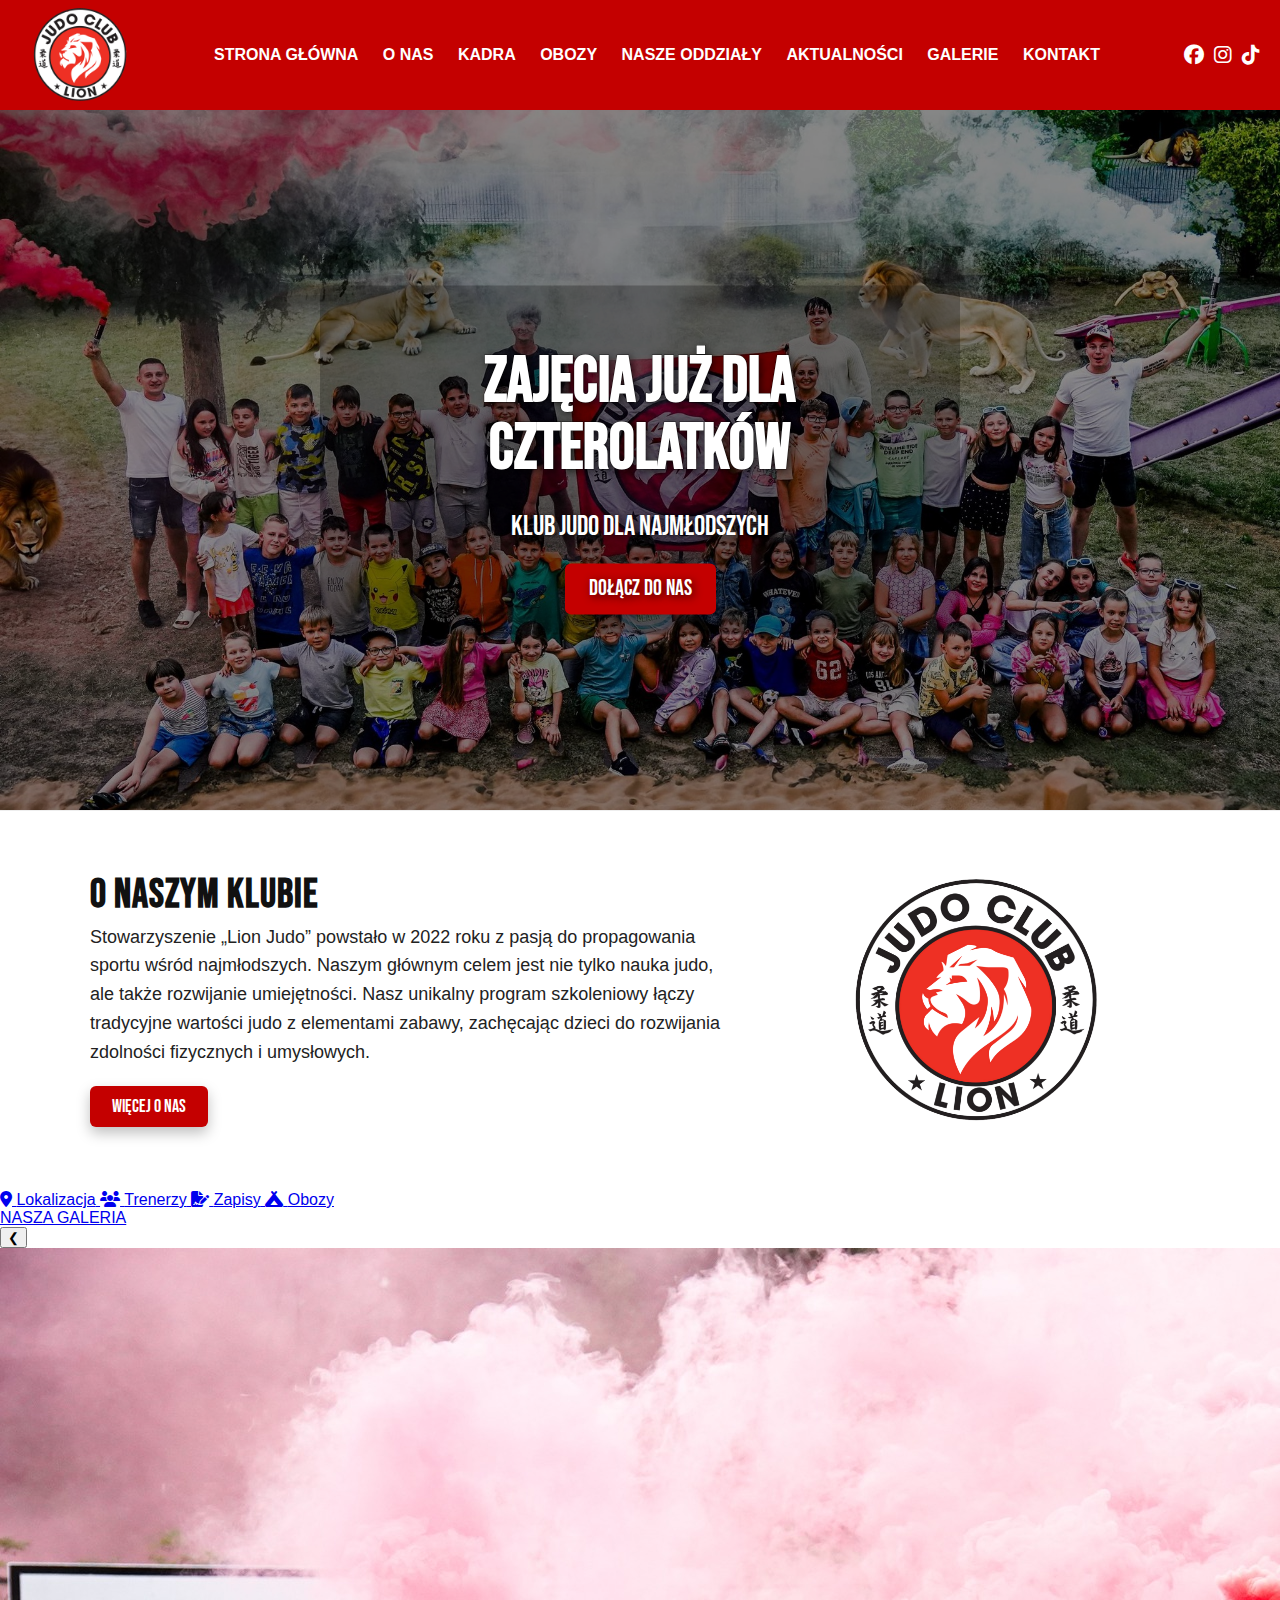
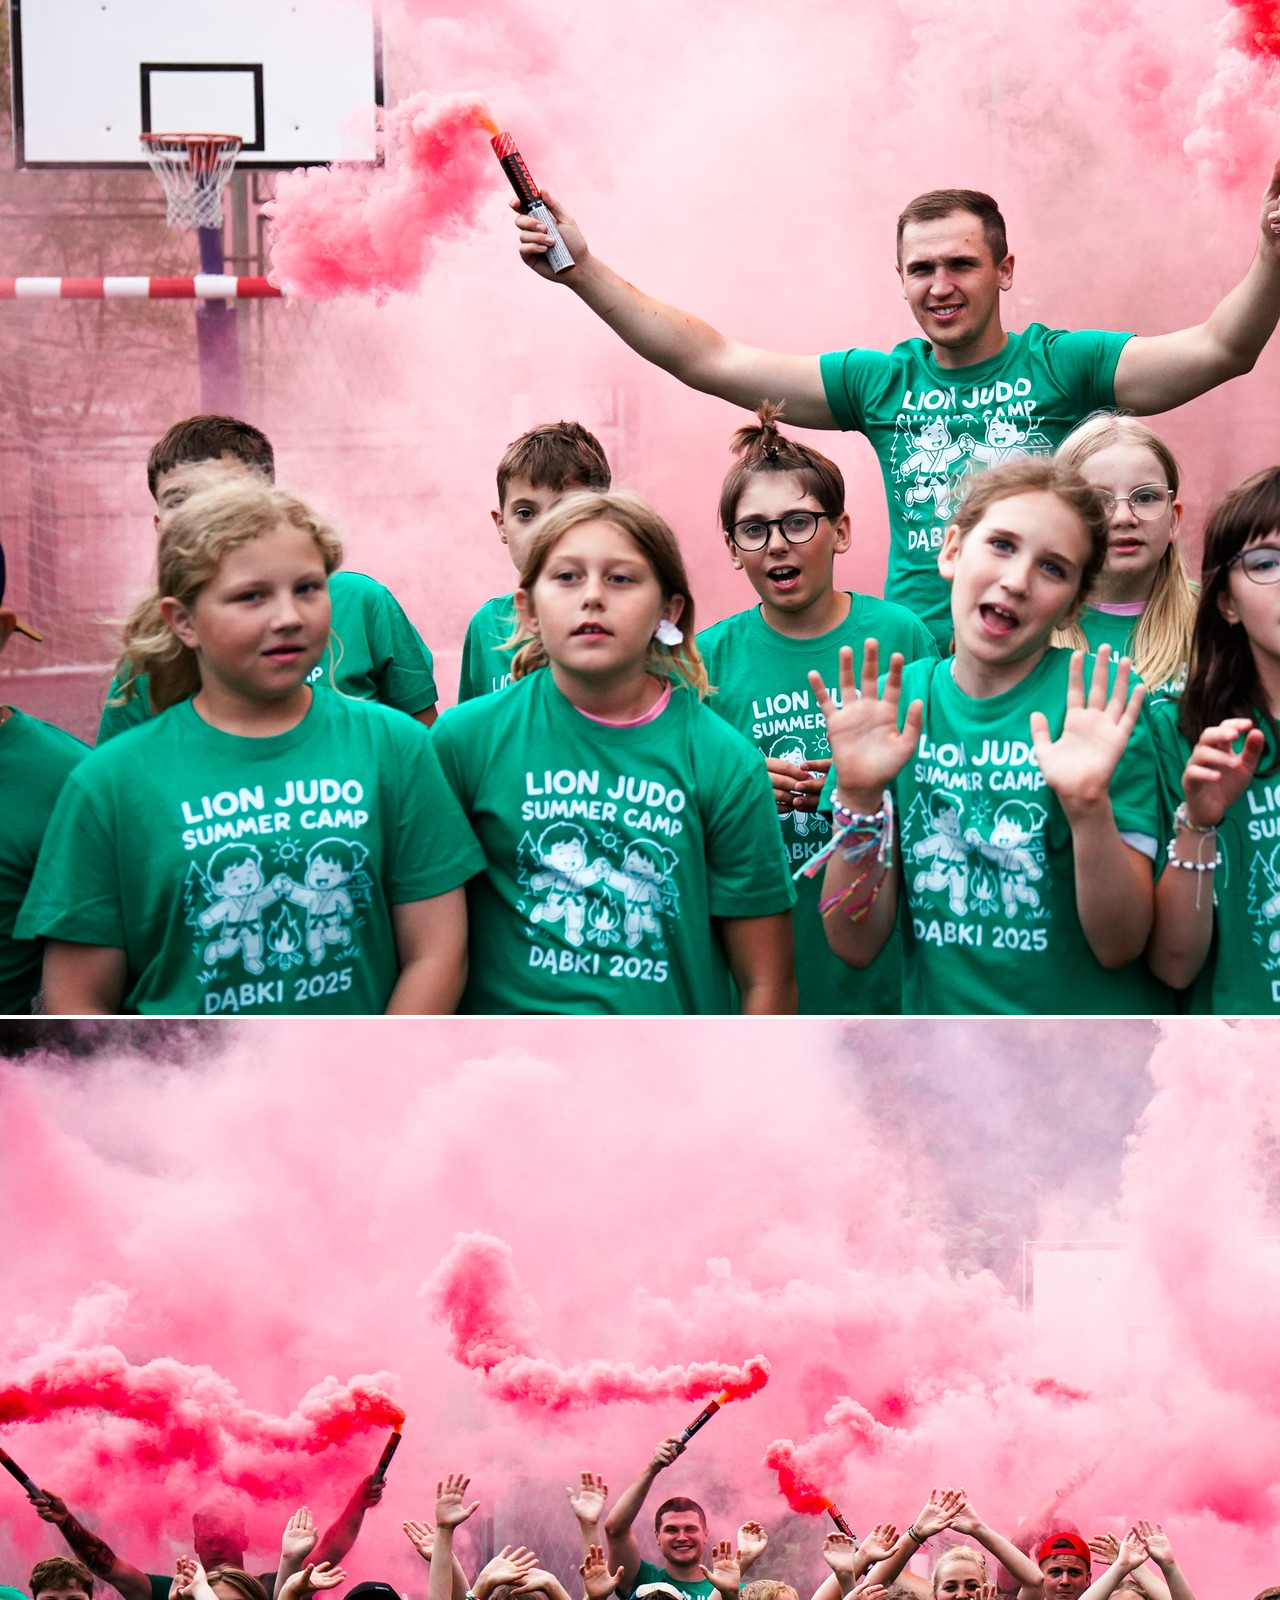
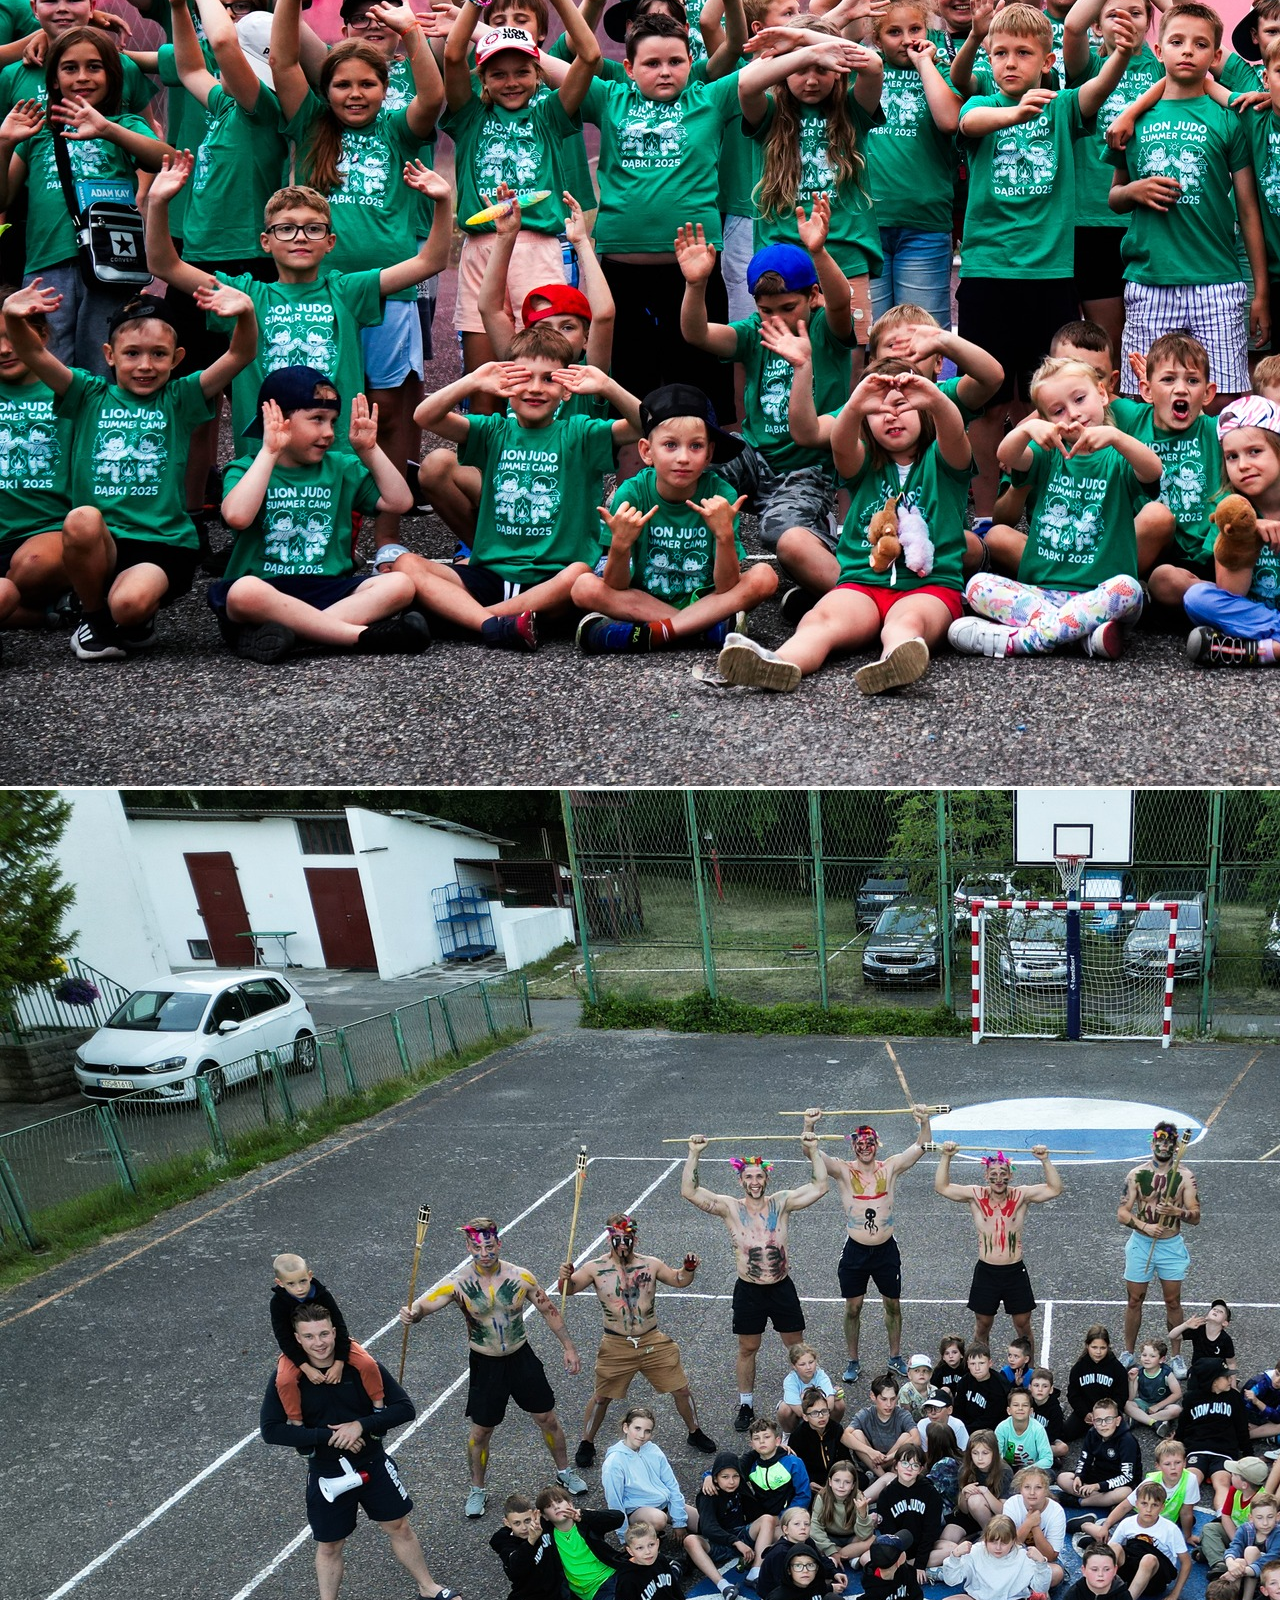
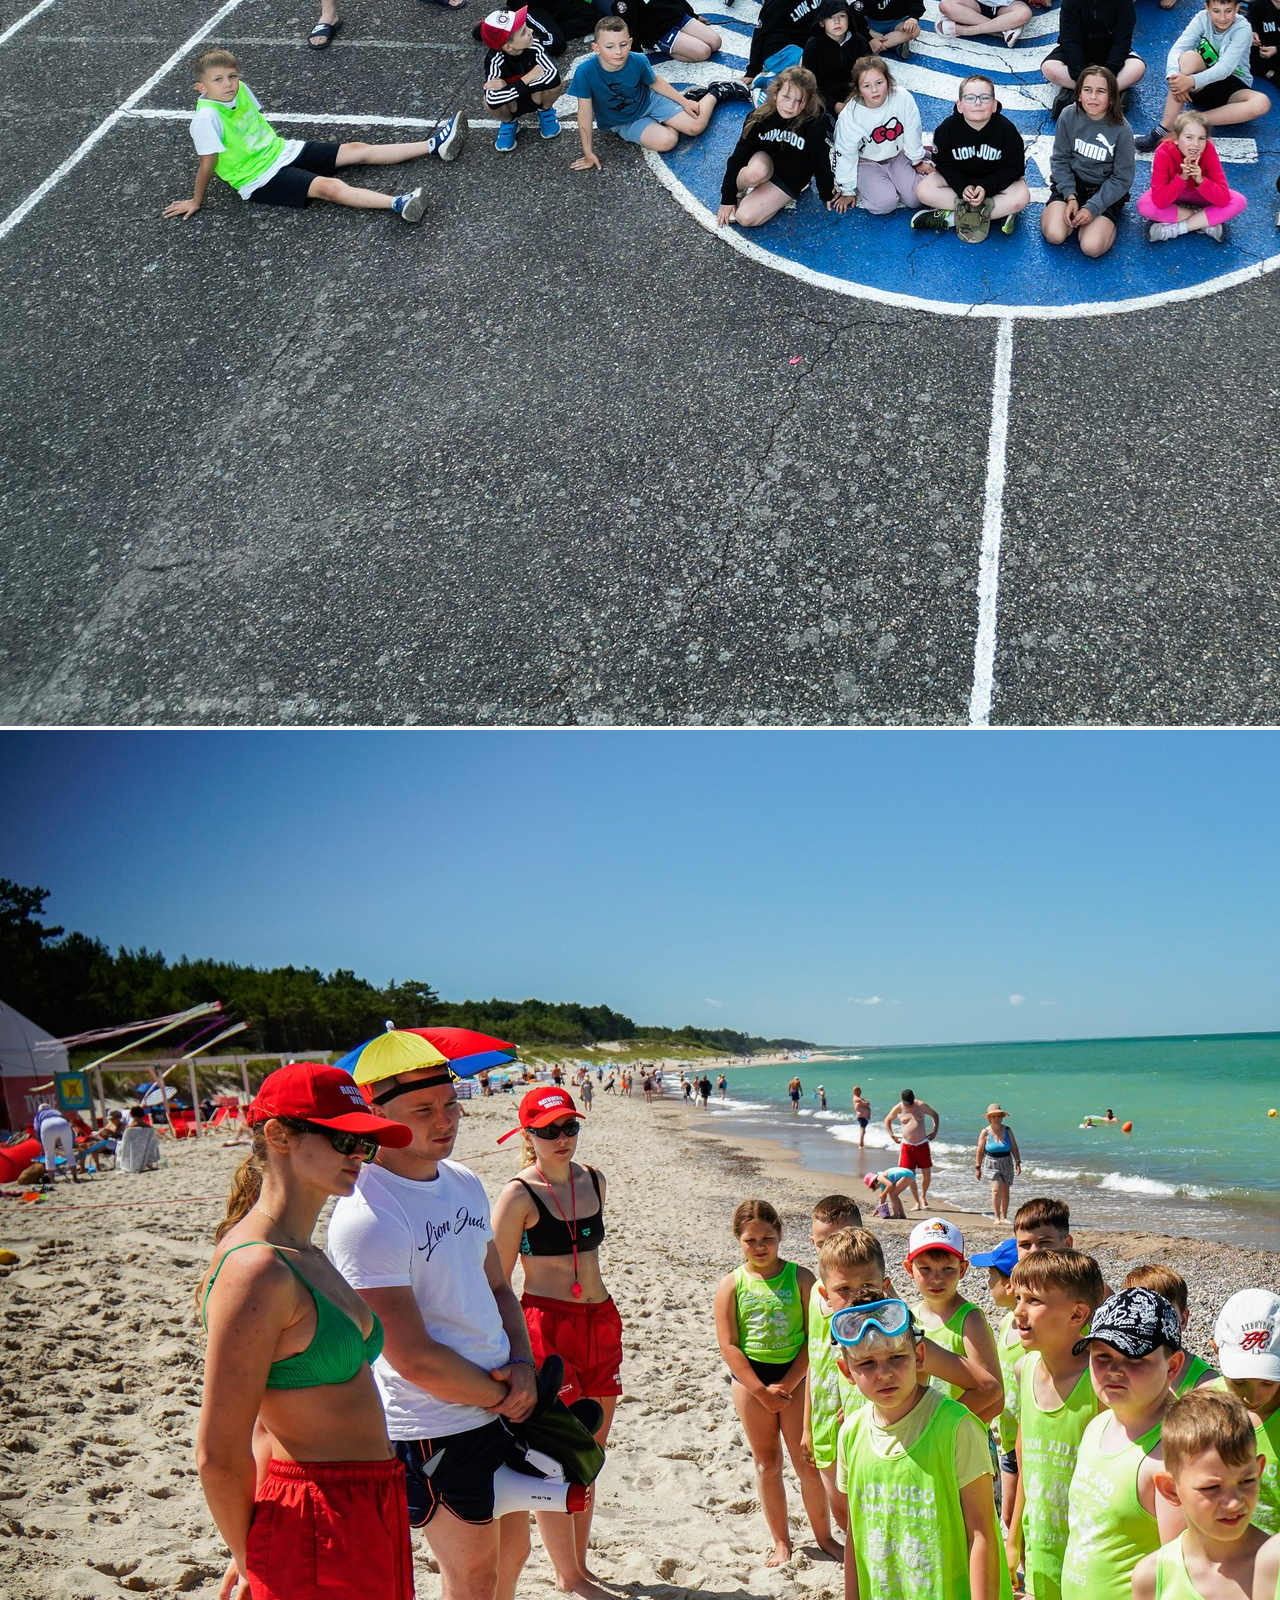
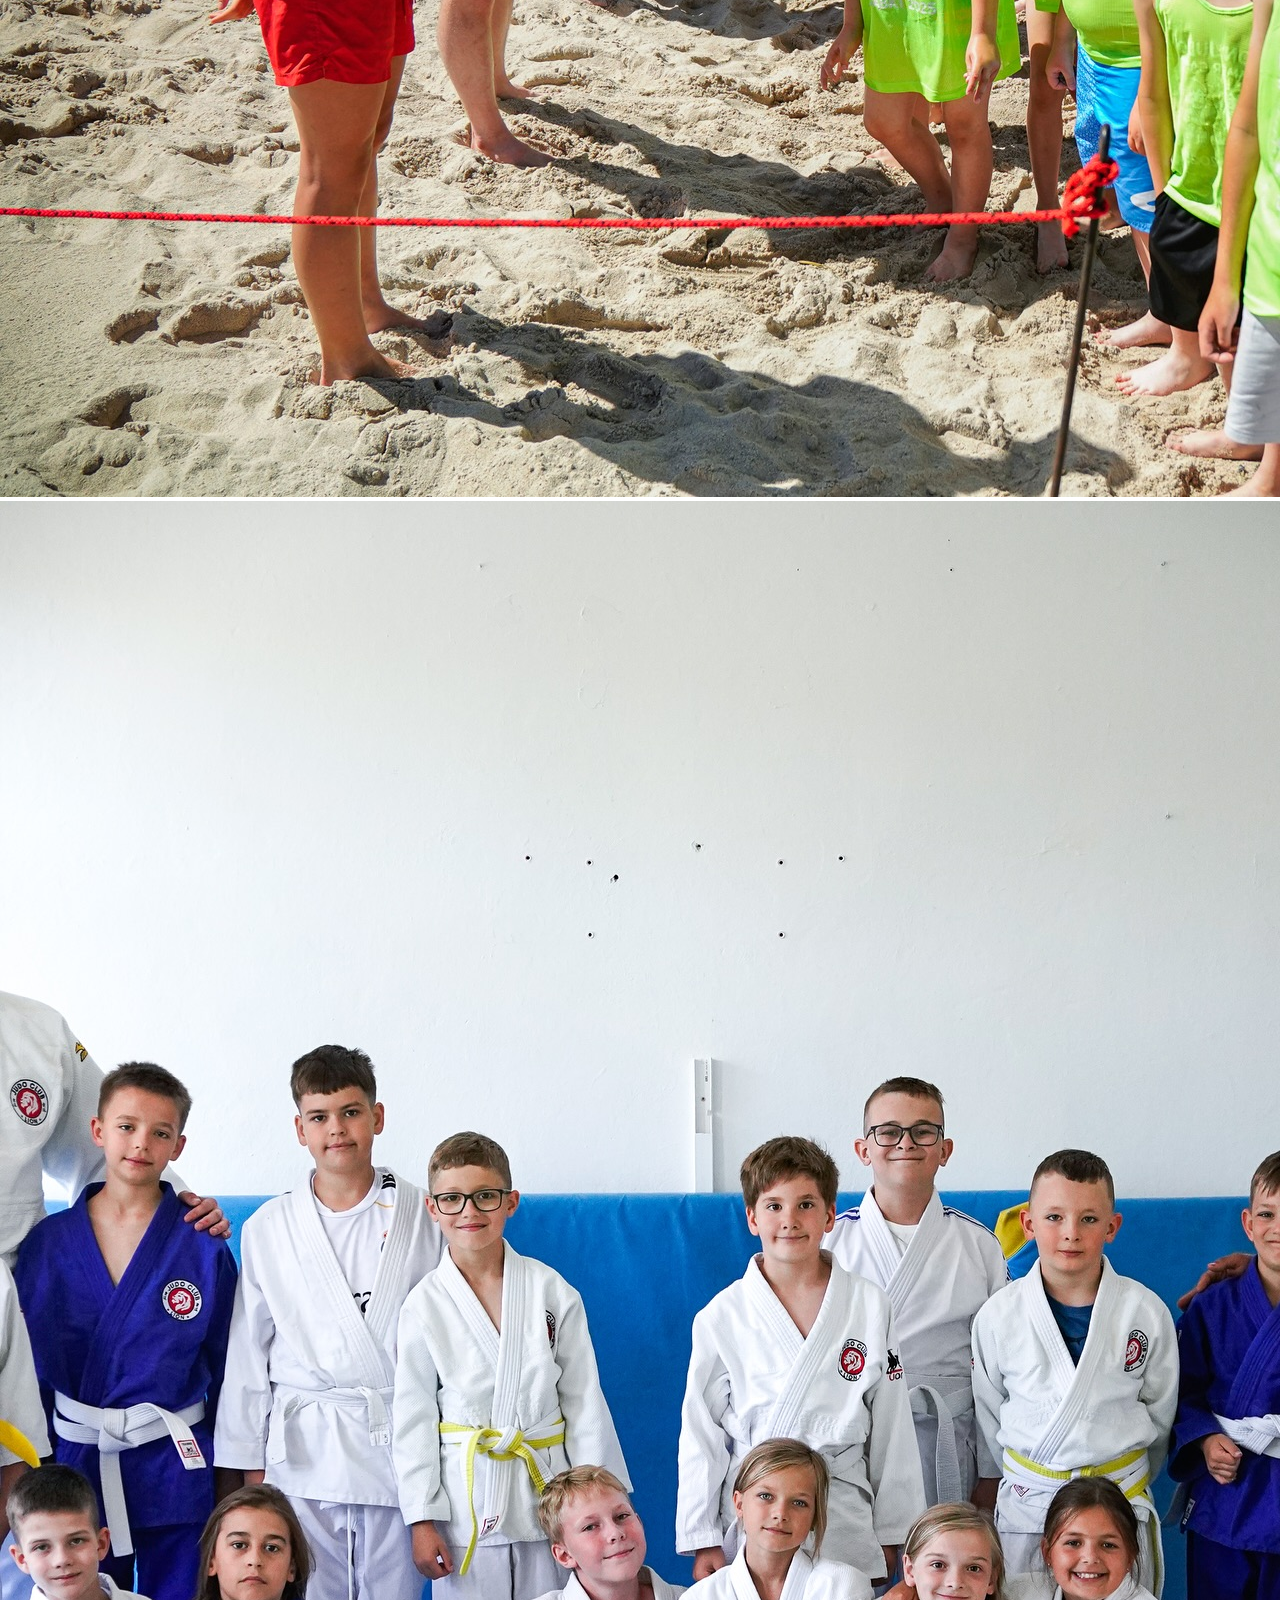
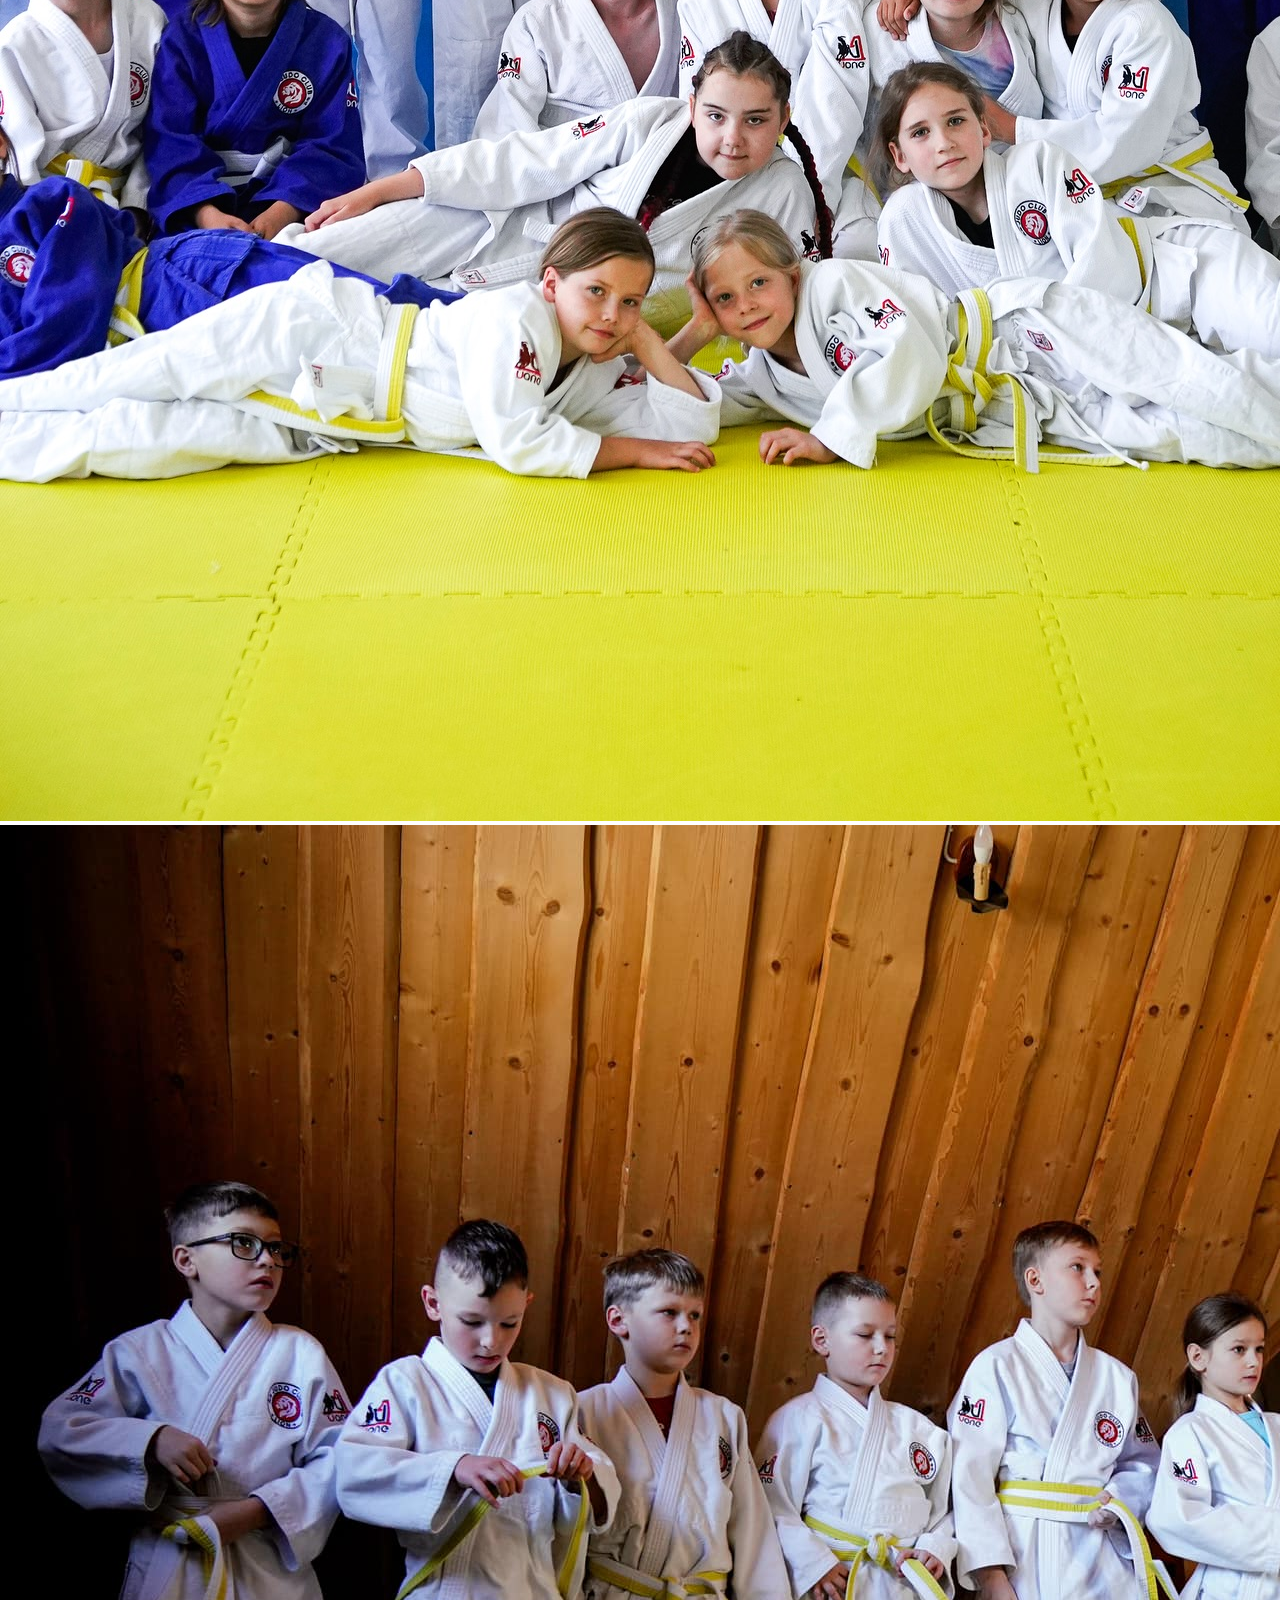
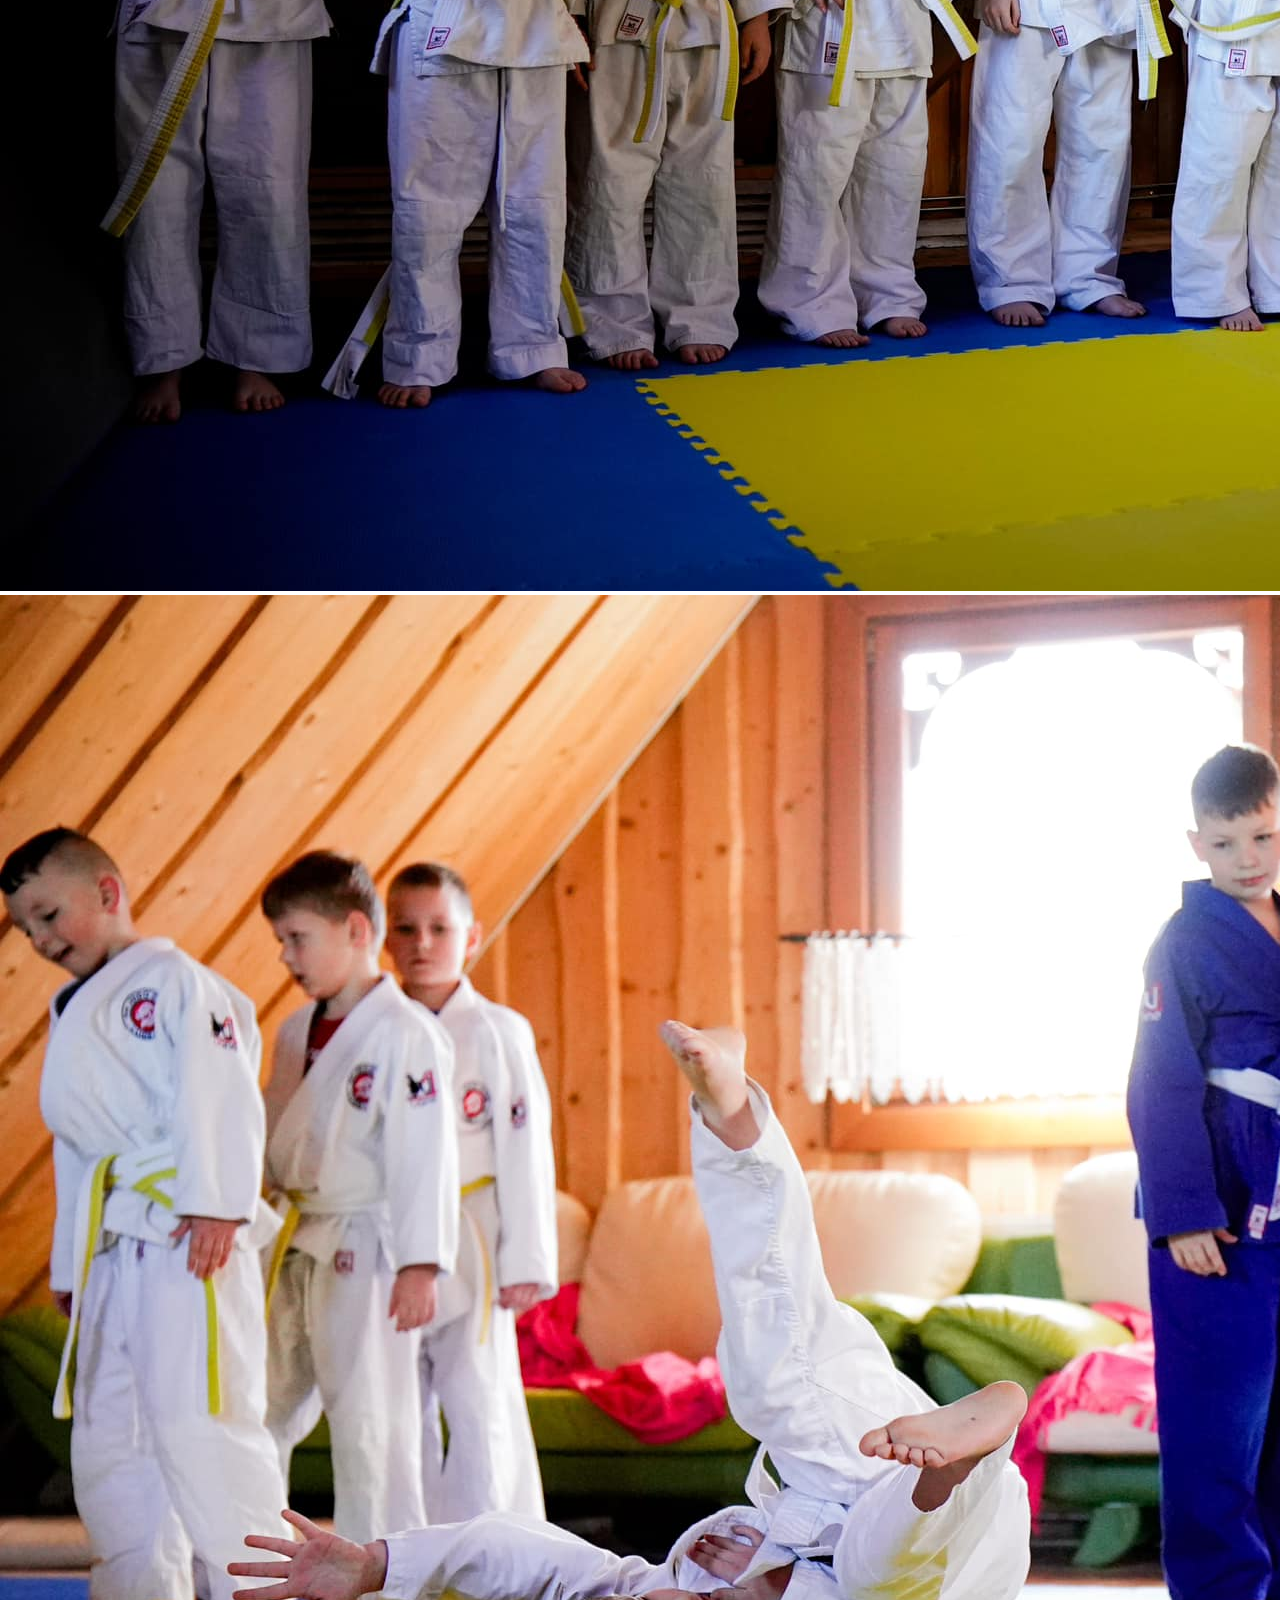
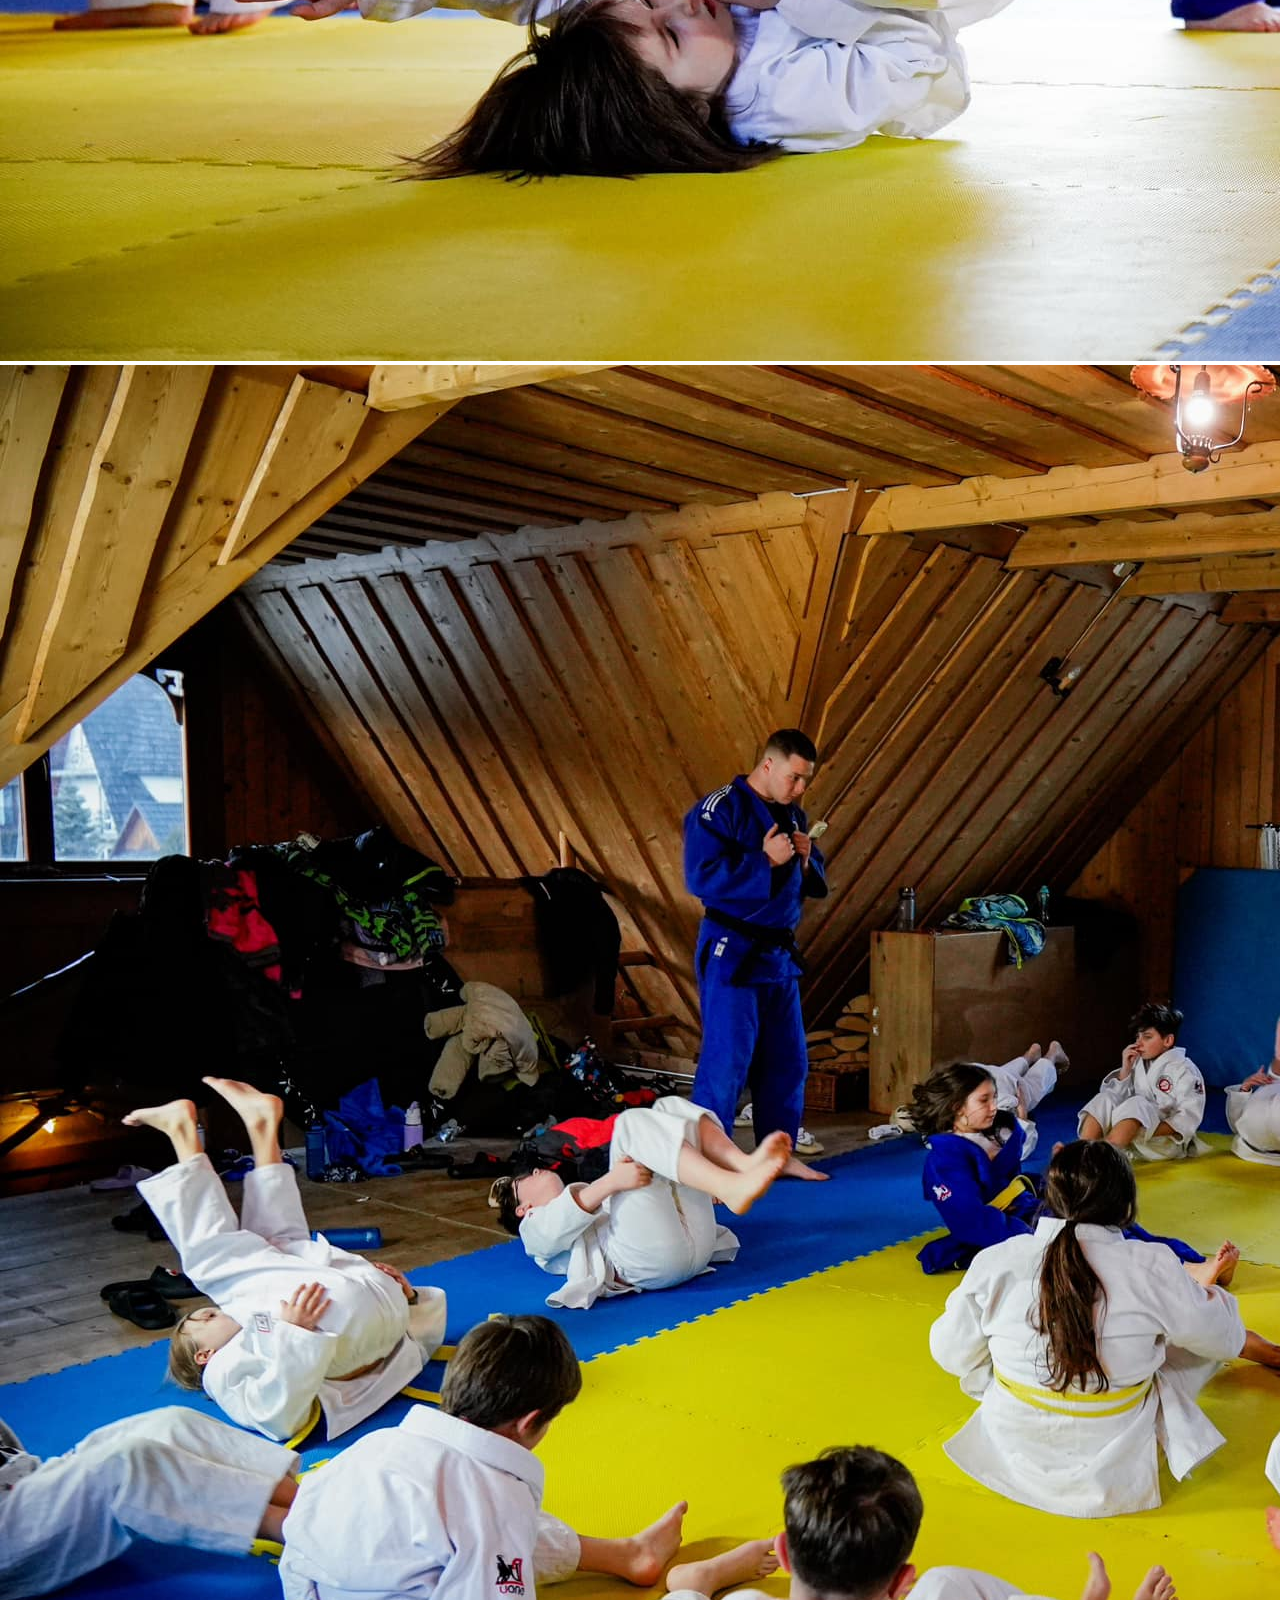
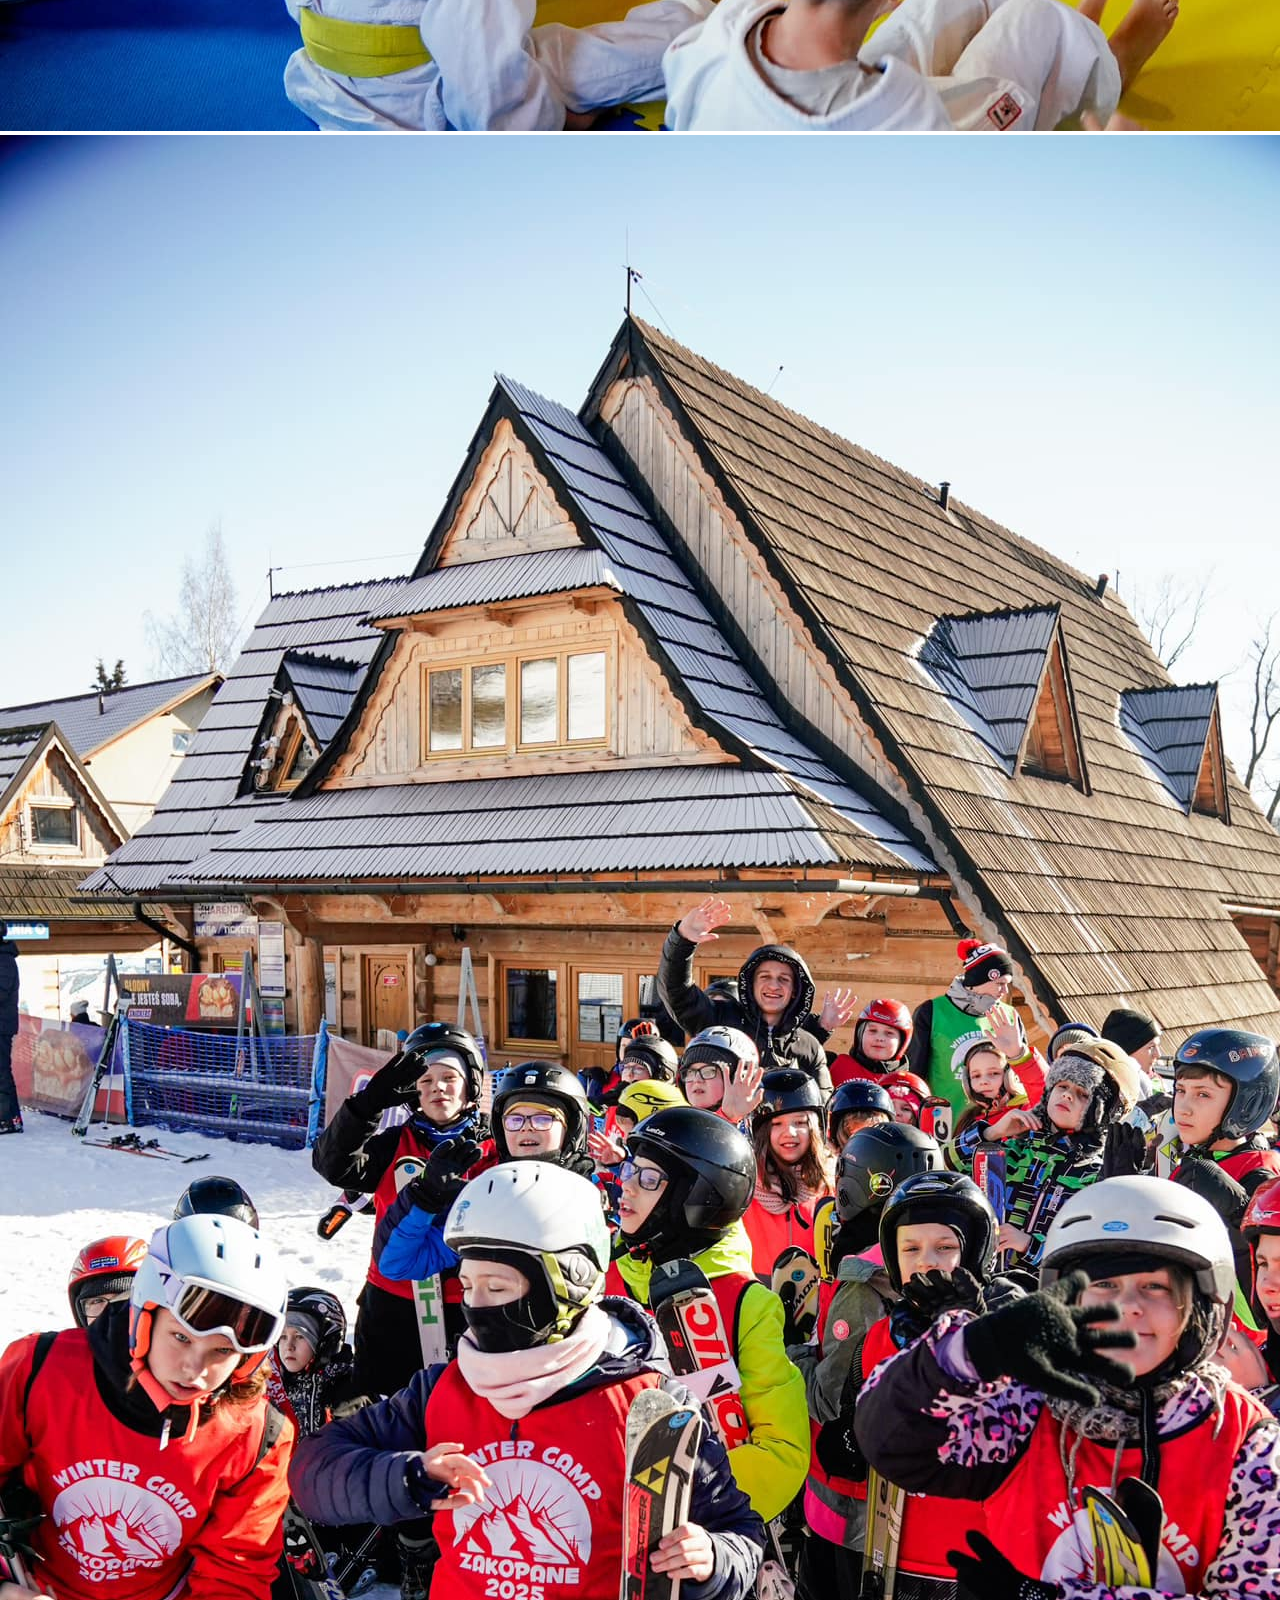
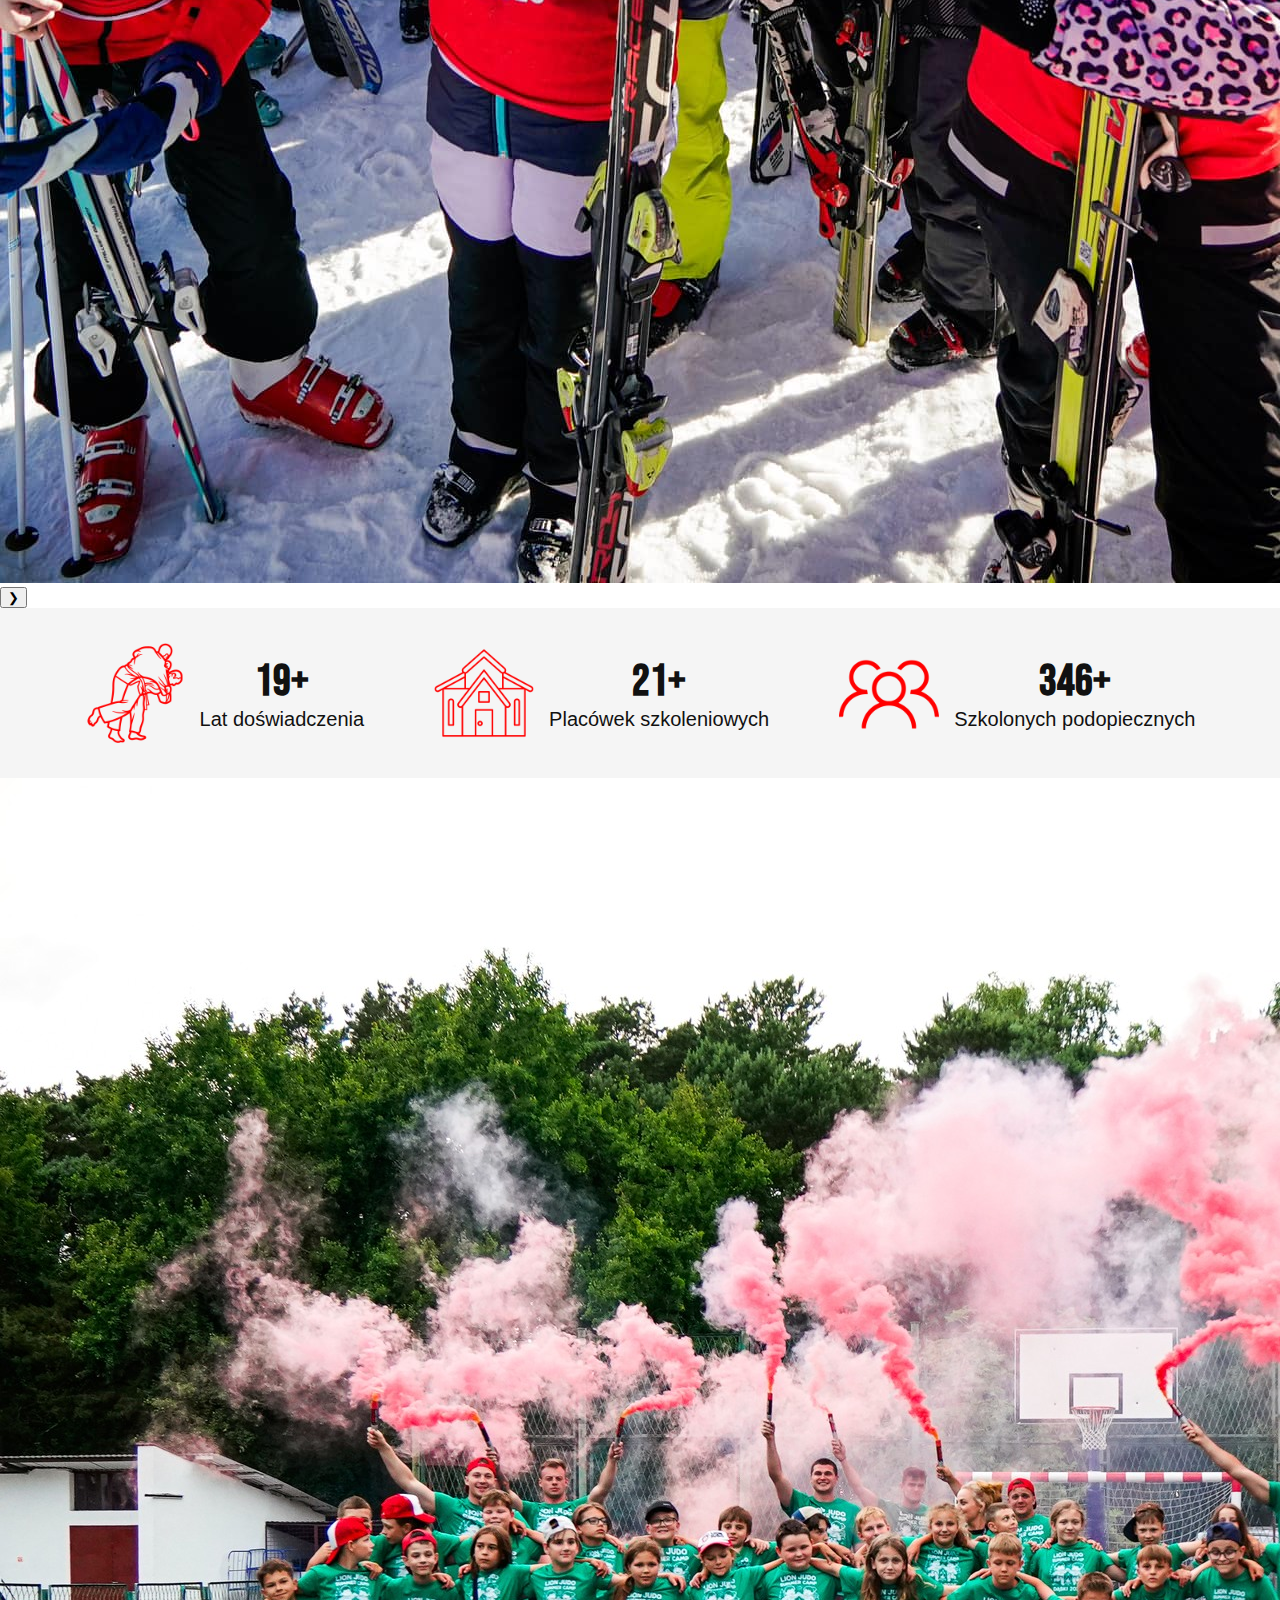
<file: index.html>
<!DOCTYPE html>
<html lang="pl">
<head>
  <meta charset="UTF-8">
  <meta name="viewport" content="width=device-width, initial-scale=1.0">
  <title>Klub Judo Lion — Strona Główna</title>
  <link rel="stylesheet" href="styles.css">
  <link rel="stylesheet" href="https://cdnjs.cloudflare.com/ajax/libs/font-awesome/6.5.2/css/all.min.css">

  <link rel="preconnect" href="https://fonts.googleapis.com">
  <link rel="preconnect" href="https://fonts.gstatic.com" crossorigin>

  <link href="https://fonts.googleapis.com/css2?family=Bebas+Neue&display=swap" rel="stylesheet">
  <link href="https://fonts.googleapis.com/css2?family=Oswald:wght@500&display=swap" rel="stylesheet">
</head>
<body>

  <!-- Pasek nawigacji -->
  <header id="navbar" class="navbar"> <!-- <------------------ TUTAJ ZASZŁA ZMIANA (dodano id="navbar") -->
    <div class="logo">
      <img src="img/logo.png" alt="Logo Klubu Judo">
    </div>
    <nav class="menu">
      <a href="#">STRONA GŁÓWNA</a>
      <a href="#onas">O NAS</a>
      <a href="trenerzy.html">KADRA</a>
      <a href="#">OBOZY</a>
      <a href="lokalizacja.html">NASZE ODDZIAŁY</a>
      <a href="#">AKTUALNOŚCI</a>
      <a href="#">GALERIE</a>
      <a href="#">KONTAKT</a>
    </nav>
    <div class="social-icons">
      <a href="https://www.facebook.com/profile.php?id=61551126623864&locale=pl_PL" target="_blank" aria-label="Facebook">
        <i class="fab fa-facebook"></i>
      </a>
      <a href="https://www.instagram.com/klub_lionjudo" target="_blank" aria-label="Instagram">
        <i class="fab fa-instagram"></i>
      </a>
      <a href="https://www.tiktok.com/@klublionjudo" target="_blank" aria-label="TikTok">
        <i class="fab fa-tiktok"></i>
      </a>
    </div>

    <!-- Przycisk rozwijania na środku dolnej krawędzi -->
    <button id="toggleNavbar" class="toggle-navbar" aria-label="Pokaż pasek">
      <i class="fas fa-chevron-down"></i>
    </button>
  </header>

  <!-- Hero sekcja -->
  <section class="hero-image">
    <img src="img/hero.jpg" alt="Trening judo w klubie" />
    <div class="hero-text">
      <h1>ZAJĘCIA JUŻ DLA CZTEROLATKÓW</h1>
      <p>KLUB JUDO DLA NAJMŁODSZYCH</p>
      <a href="https://klublionjudo.sportsmanago.pl/rekrutacja" class="btn-join" target="_blank" rel="noopener noreferrer">DOŁĄCZ DO NAS</a>
    </div>
  </section>

  <!-- O NAS -->
  <section class="about">
    <div class="about__inner">
      <div class="about__content">
        <h2>o naszym klubie</h2>
        <p>
          Stowarzyszenie „Lion Judo” powstało w 2022 roku z pasją do propagowania sportu wśród najmłodszych.
          Naszym głównym celem jest nie tylko nauka judo, ale także rozwijanie umiejętności.
          Nasz unikalny program szkoleniowy łączy tradycyjne wartości judo z elementami zabawy, zachęcając dzieci
          do rozwijania zdolności fizycznych i umysłowych.
        </p>
        <a href="#onas" class="btn-more">Więcej o nas</a>
      </div>
      <div class="about__media">
        <img src="img/logo.png" alt="Logo Klubu Judo">
      </div>
    </div>
  </section>
  
  <section class="quick-links">
    <a href="lokalizacja.html" class="quick-link">
        <i class="fas fa-map-marker-alt"></i>
        <span>Lokalizacja</span>
      </a>
    <a href="trenerzy.html" class="quick-link">
      <i class="fas fa-users"></i>
      <span>Trenerzy</span>
    </a>
    <a href="https://klublionjudo.sportsmanago.pl/rekrutacja" class="quick-link">
      <i class="fas fa-file-signature"></i>
      <span>Zapisy</span>
    </a>
    <a href="#" class="quick-link">
      <i class="fas fa-campground"></i>
      <span>Obozy</span>
    </a>
  </section>

  <section class="gallery-section">
    <a href="#" class="gallery-button">NASZA GALERIA</a>
    <div class="slider">
      <button class="prev">&#10094;</button>
      <div class="slide-container">
        <img src="img/gallery/gallery1.jpg" alt="Galeria 1">
        <img src="img/gallery/gallery2.jpg" alt="Galeria 2">
        <img src="img/gallery/gallery3.jpg" alt="Galeria 3">
        <img src="img/gallery/gallery4.jpg" alt="Galeria 4">
        <img src="img/gallery/gallery5.jpg" alt="Galeria 5">
        <img src="img/gallery/gallery6.jpg" alt="Galeria 6">
        <img src="img/gallery/gallery7.jpg" alt="Galeria 7">
        <img src="img/gallery/gallery8.jpg" alt="Galeria 8">
        <img src="img/gallery/gallery9.jpg" alt="Galeria 9">
      </div>
      <button class="next">&#10095;</button>
    </div>
    <div class="slider-dots"></div>
  </section>

    <!-- Pasek statystyk -->
<section class="stats">
  <div class="stats__item">
    <img src="img/experience.png" alt="Doświadczenie">
    <div>
      <h3>19+</h3>
      <p>Lat doświadczenia</p>
    </div>
  </div>
  <div class="stats__item">
    <img src="img/schools.png" alt="Placówki">
    <div>
      <h3>21+</h3>
      <p>Placówek szkoleniowych</p>
    </div>
  </div>
  <div class="stats__item">
    <img src="img/students.png" alt="Podopieczni">
    <div>
      <h3>346+</h3>
      <p>Szkolonych podopiecznych</p>
    </div>
  </div>
</section>

<main>
    <!-- Hero ze zdjęciem -->
    <section class="about-hero" id="onas">
      <!-- Podmień ścieżkę/plik na swoje zdjęcie -->
      <img src="img/onas.jpg" alt="Trening judo — Lion Judo">
      <div class="about-hero__overlay"></div>
      <div class="about-hero__text">
        <h1>Więcej o nas</h1>
        <p>Poznaj misję i wartości Lion Judo</p>
      </div>
    </section>

    <!-- Treść -->
    <section class="about-content">
        <div class="container">
          <!-- ZAMIEŃ TO, CO BYŁO, NA PONIŻSZE -->
          <div class="about-grid">
      
            <article class="about-card">
              <h2>O klubie</h2>
              <p>
                Stowarzyszenie „Lion Judo” powstało w 2022 roku z pasją do propagowania sportu wśród najmłodszych.
                Naszym głównym celem jest nie tylko nauka judo, ale także rozwijanie umiejętności.
                Nasz unikalny program szkoleniowy łączy tradycyjne wartości judo z elementami zabawy,
                zachęcając dzieci do rozwijania zdolności fizycznych i umysłowych.
              </p>
            </article>
      
            <article class="about-card">
              <h2>Nasze wartości</h2>
              <ul class="about-list">
                <li><strong>Pasja i Zaangażowanie:</strong> Jesteśmy zespołem pełnym pasji do judo i zaangażowania w rozwój dzieci.</li>
                <li><strong>Bezpieczne Treningi:</strong> Dbamy o bezpieczeństwo najmłodszych podczas treningów, zapewniając odpowiednie warunki i wyposażenie.</li>
              </ul>
            </article>
      
            <article class="about-card">
              <h2>Oddziały i Lokalizacje</h2>
              <p>
                „Lion Judo” działa w przedszkolach oraz szkołach podstawowych, zapewniając łatwy dostęp do treningów
                dla najmłodszych adeptów judo. Więcej informacji o lokalizacjach znajdziesz w zakładce
                <a href="lokalizacja.html" class="link-inline">NASZE ODDZIAŁY</a>.
              </p>
            </article>
      
            <article class="about-card">
              <h2>Nowoczesne podejście do treningów</h2>
              <p>
                U nas judo staje się nie tylko treningiem sportowym, ale również świetną zabawą. Łączymy naukę technik
                z radosnym podejściem, zachęcając dzieci do aktywności fizycznej w przyjaznej atmosferze.
              </p>
            </article>
      
          </div>
        </div>
      </section>
  </main>

  <!-- Skrypt -->
  <script src="script.js"></script>

  <footer class="footer">
    <div class="footer-links">
      <a href="#">STRONA GŁÓWNA</a>
      <a href="#">KONTAKT</a>
      <a href="#">POLITYKA PRYWATNOŚCI</a>
    </div>
    <div class="footer-copy">
      &copy; 2025 Klub Judo. Wszelkie prawa zastrzeżone.
    </div>
  </footer>
</body>
</html>
</file>
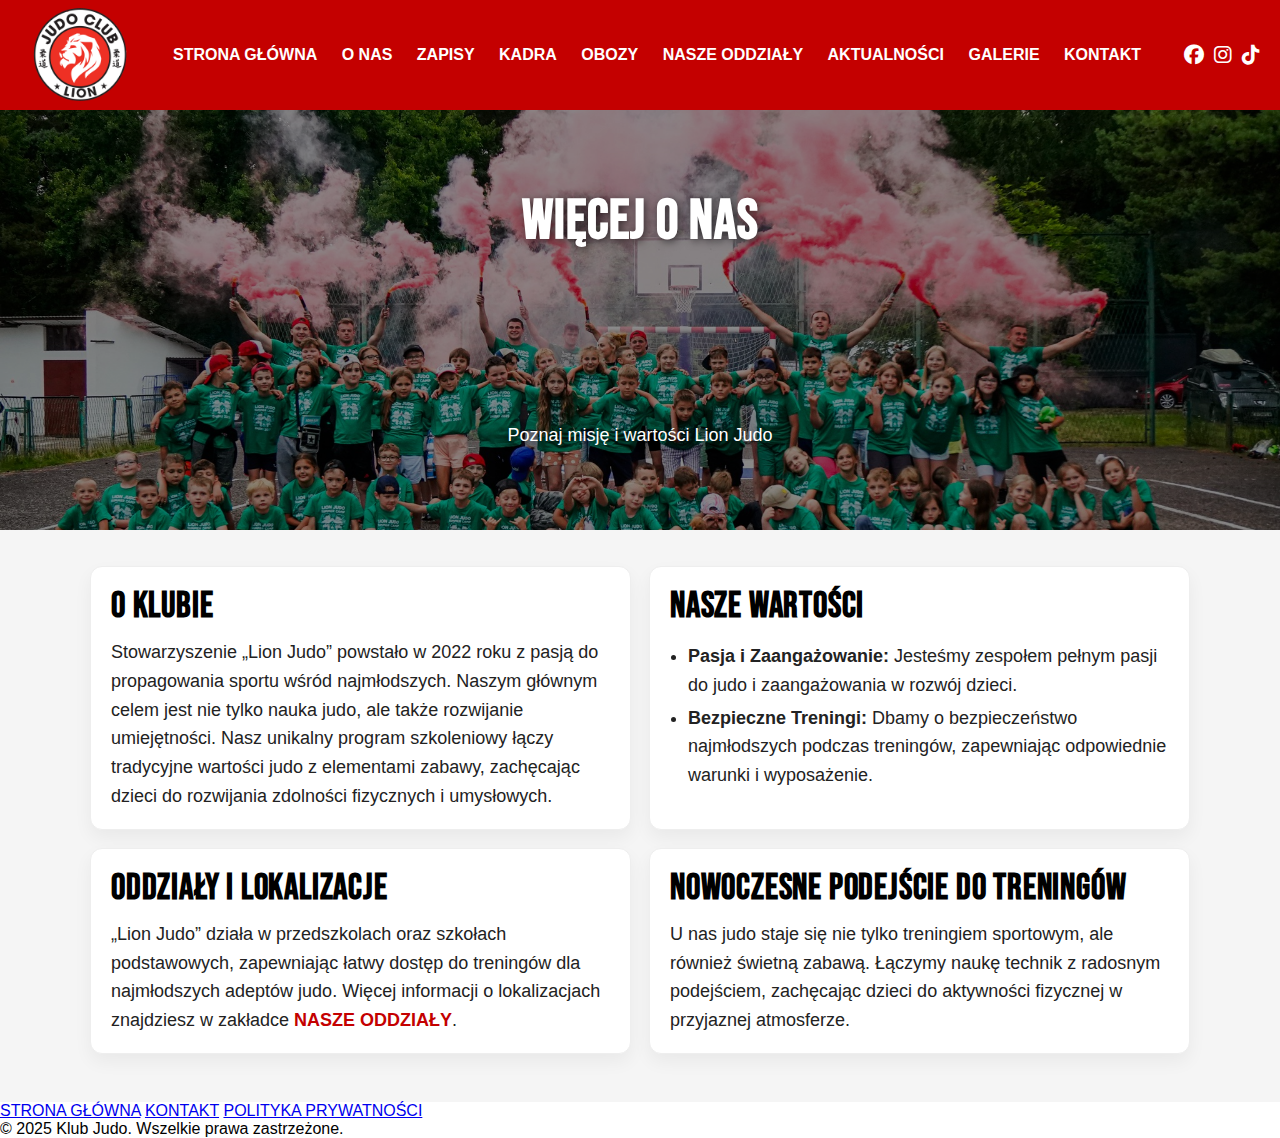
<file: onas.html>
<!DOCTYPE html>
<html lang="pl">
<head>
  <meta charset="UTF-8" />
  <meta name="viewport" content="width=device-width, initial-scale=1.0"/>
  <title>Więcej o nas | Lion Judo</title>

  <!-- Style globalne -->
  <link rel="stylesheet" href="styles.css">
  <!-- Style tej podstrony -->
  <link rel="stylesheet" href="styles-onas.css">

  <!-- Ikony / fonty -->
  <link rel="stylesheet" href="https://cdnjs.cloudflare.com/ajax/libs/font-awesome/6.5.2/css/all.min.css"/>
  <!-- performance hinty + fonty -->
  <link rel="preconnect" href="https://fonts.googleapis.com">
  <link rel="preconnect" href="https://fonts.gstatic.com" crossorigin>
  <link href="https://fonts.googleapis.com/css2?family=Bebas+Neue&display=swap" rel="stylesheet">
  <link href="https://fonts.googleapis.com/css2?family=Oswald:wght@500&display=swap" rel="stylesheet">
</head>
<body>

  <!-- Pasek nawigacji (jak na głównej) -->
  <header id="navbar" class="navbar">
    <div class="logo">
      <img src="img/logo.png" alt="Logo Klubu Judo">
    </div>

    <nav class="menu">
      <a href="index.html">STRONA GŁÓWNA</a>
      <a href="onas.html" class="active">O NAS</a>
      <a href="zapisy.html">ZAPISY</a>
      <a href="kadra.html">KADRA</a>
      <a href="obozy.html">OBOZY</a>
      <a href="lokalizacja.html">NASZE ODDZIAŁY</a>
      <a href="aktualnosci.html">AKTUALNOŚCI</a>
      <a href="galeria.html">GALERIE</a>
      <a href="kontakt.html">KONTAKT</a>
    </nav>

    <div class="social-icons">
      <a href="https://www.facebook.com/profile.php?id=61551126623864&locale=pl_PL" target="_blank" rel="noopener noreferrer" aria-label="Facebook">
        <i class="fab fa-facebook"></i>
      </a>
      <a href="https://www.instagram.com/klub_lionjudo" target="_blank" rel="noopener noreferrer" aria-label="Instagram">
        <i class="fab fa-instagram"></i>
      </a>
      <a href="https://www.tiktok.com/@klublionjudo" target="_blank" rel="noopener noreferrer" aria-label="TikTok">
        <i class="fab fa-tiktok"></i>
      </a>
    </div>

    <button id="toggleNavbar" class="toggle-navbar" aria-label="Pokaż pasek">
      <i class="fas fa-chevron-down"></i>
    </button>
  </header>

  <main>
    <!-- Hero ze zdjęciem -->
    <section class="about-hero">
      <!-- Podmień ścieżkę/plik na swoje zdjęcie -->
      <img src="img/onas.jpg" alt="Trening judo — Lion Judo">
      <div class="about-hero__overlay"></div>
      <div class="about-hero__text">
        <h1>Więcej o nas</h1>
        <p>Poznaj misję i wartości Lion Judo</p>
      </div>
    </section>

    <!-- Treść -->
    <section class="about-content">
        <div class="container">
          <!-- ZAMIEŃ TO, CO BYŁO, NA PONIŻSZE -->
          <div class="about-grid">
      
            <article class="about-card">
              <h2>O klubie</h2>
              <p>
                Stowarzyszenie „Lion Judo” powstało w 2022 roku z pasją do propagowania sportu wśród najmłodszych.
                Naszym głównym celem jest nie tylko nauka judo, ale także rozwijanie umiejętności.
                Nasz unikalny program szkoleniowy łączy tradycyjne wartości judo z elementami zabawy,
                zachęcając dzieci do rozwijania zdolności fizycznych i umysłowych.
              </p>
            </article>
      
            <article class="about-card">
              <h2>Nasze wartości</h2>
              <ul class="about-list">
                <li><strong>Pasja i Zaangażowanie:</strong> Jesteśmy zespołem pełnym pasji do judo i zaangażowania w rozwój dzieci.</li>
                <li><strong>Bezpieczne Treningi:</strong> Dbamy o bezpieczeństwo najmłodszych podczas treningów, zapewniając odpowiednie warunki i wyposażenie.</li>
              </ul>
            </article>
      
            <article class="about-card">
              <h2>Oddziały i Lokalizacje</h2>
              <p>
                „Lion Judo” działa w przedszkolach oraz szkołach podstawowych, zapewniając łatwy dostęp do treningów
                dla najmłodszych adeptów judo. Więcej informacji o lokalizacjach znajdziesz w zakładce
                <a href="lokalizacja.html" class="link-inline">NASZE ODDZIAŁY</a>.
              </p>
            </article>
      
            <article class="about-card">
              <h2>Nowoczesne podejście do treningów</h2>
              <p>
                U nas judo staje się nie tylko treningiem sportowym, ale również świetną zabawą. Łączymy naukę technik
                z radosnym podejściem, zachęcając dzieci do aktywności fizycznej w przyjaznej atmosferze.
              </p>
            </article>
      
          </div>
        </div>
      </section>
  </main>

  <!-- Stopka -->
  <footer class="footer">
    <div class="footer-links">
      <a href="index.html">STRONA GŁÓWNA</a>
      <a href="kontakt.html">KONTAKT</a>
      <a href="polityka-prywatnosci.html">POLITYKA PRYWATNOŚCI</a>
    </div>
    <div class="footer-copy">
      &copy; 2025 Klub Judo. Wszelkie prawa zastrzeżone.
    </div>
  </footer>

  <!-- Skrypt zwijania paska -->
  <script src="script.js"></script>
</body>
</html>
</file>
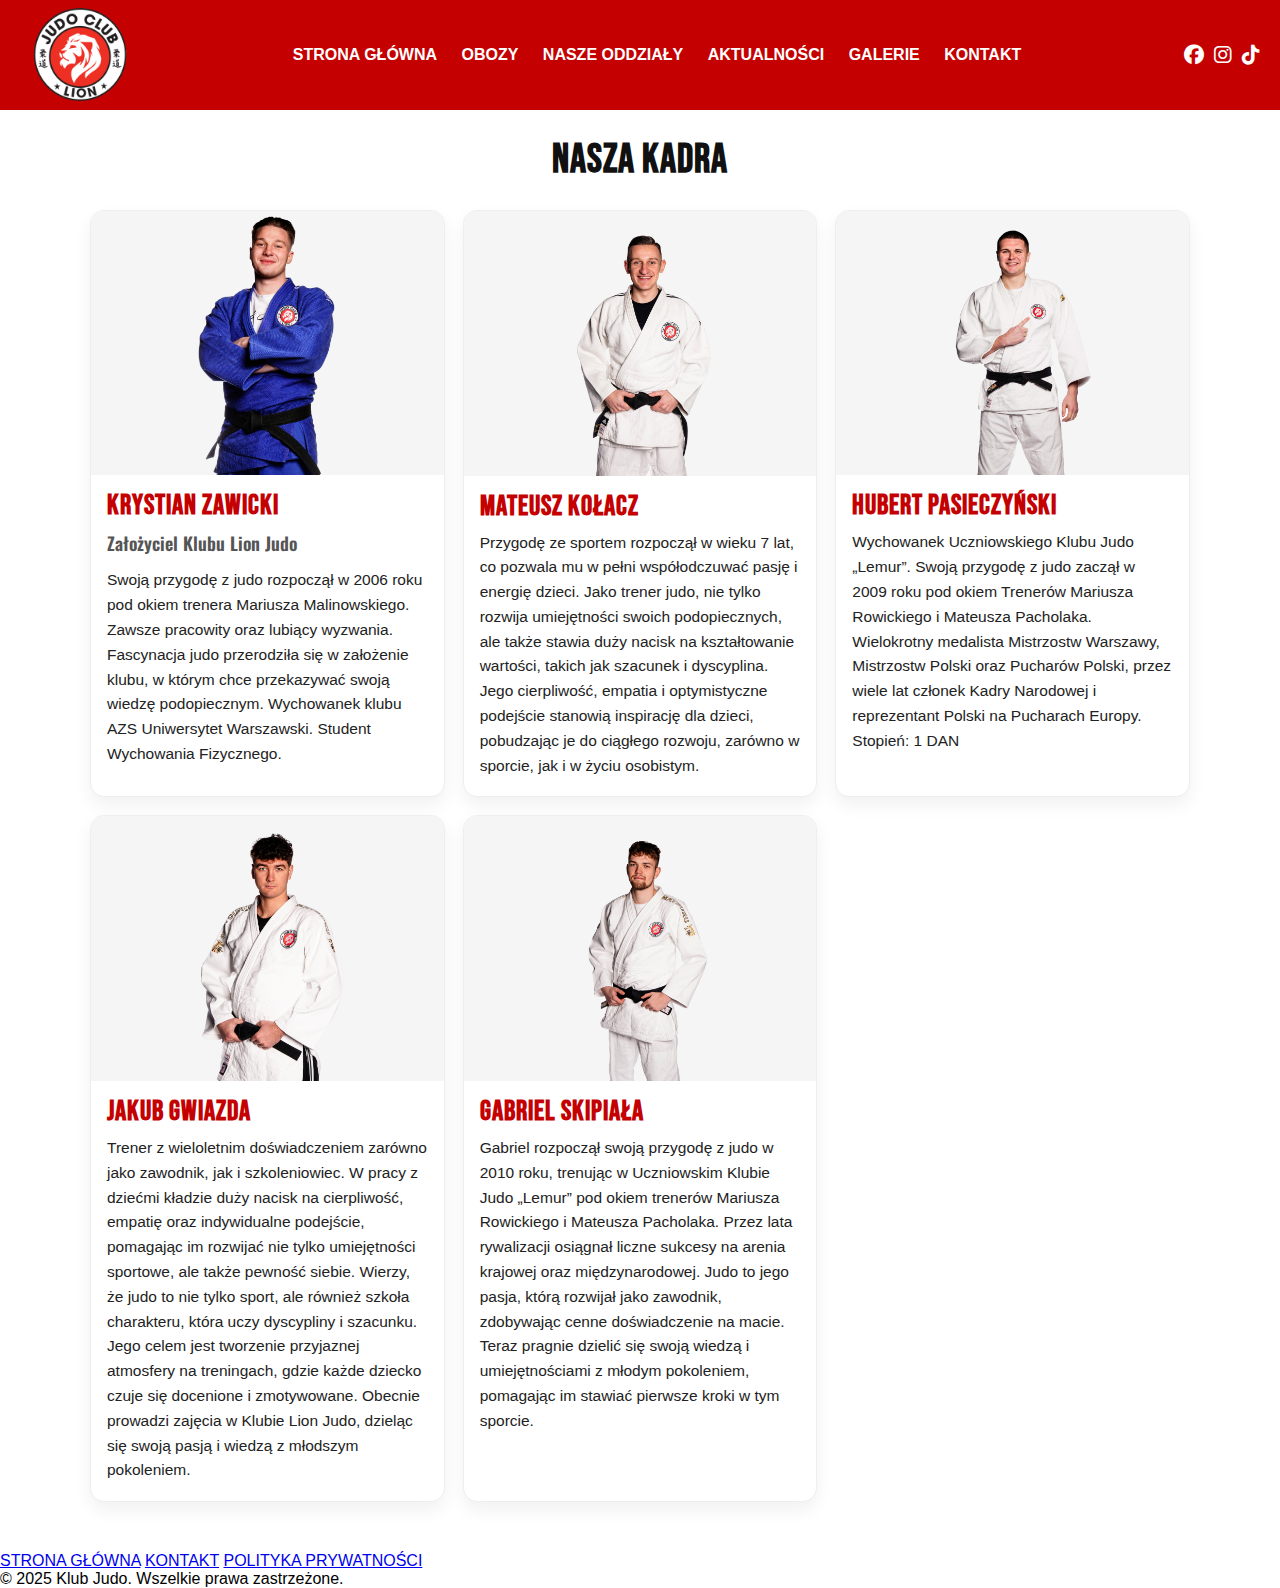
<file: trenerzy.html>
<!DOCTYPE html>
<html lang="pl">
<head>
  <meta charset="UTF-8">
  <meta name="viewport" content="width=device-width, initial-scale=1.0">
  <title>Klub Judo Lion — Strona Główna</title>
  <link rel="stylesheet" href="styles.css">
  <link rel="stylesheet" href="https://cdnjs.cloudflare.com/ajax/libs/font-awesome/6.5.2/css/all.min.css">

  <link rel="preconnect" href="https://fonts.googleapis.com">
  <link rel="preconnect" href="https://fonts.gstatic.com" crossorigin>

  <link href="https://fonts.googleapis.com/css2?family=Bebas+Neue&display=swap" rel="stylesheet">
  <link href="https://fonts.googleapis.com/css2?family=Oswald:wght@500&display=swap" rel="stylesheet">

  <link rel="stylesheet" href="styles.css">
  <link rel="stylesheet" href="trenerzy.css">
</head>
<body>

  <!-- Pasek nawigacji -->
  <header id="navbar" class="navbar"> <!-- <------------------ TUTAJ ZASZŁA ZMIANA (dodano id="navbar") -->
    <div class="logo">
      <img src="img/logo.png" alt="Logo Klubu Judo">
    </div>
    <nav class="menu">
      <a href="index.html">STRONA GŁÓWNA</a>
      <a href="#">OBOZY</a>
      <a href="lokalizacja.html">NASZE ODDZIAŁY</a>
      <a href="#">AKTUALNOŚCI</a>
      <a href="#">GALERIE</a>
      <a href="#">KONTAKT</a>
    </nav>
    <div class="social-icons">
      <a href="https://www.facebook.com/profile.php?id=61551126623864&locale=pl_PL" target="_blank" aria-label="Facebook">
        <i class="fab fa-facebook"></i>
      </a>
      <a href="https://www.instagram.com/klub_lionjudo" target="_blank" aria-label="Instagram">
        <i class="fab fa-instagram"></i>
      </a>
      <a href="https://www.tiktok.com/@klublionjudo" target="_blank" aria-label="TikTok">
        <i class="fab fa-tiktok"></i>
      </a>
    </div>

    <!-- Przycisk rozwijania na środku dolnej krawędzi -->
    <button id="toggleNavbar" class="toggle-navbar" aria-label="Pokaż pasek">
      <i class="fas fa-chevron-down"></i>
    </button>
  </header>

  <!--------------- KONIEC PASKU NAWIGACYJNEGO ----------->

<main>
  <h2 class="coaches-title">NASZA KADRA</h2>

  <section class="coaches-grid">
  <article class="coach-card" data-modal="krystian">
    <div class="coach-photo">
      <img src="img/trenerzy/krystian.jpg" alt="Krystian Zawicki — Założyciel Klubu Lion Judo">
    </div>
    <div class="coach-content">
      <h3 class="coach-name">Krystian Zawicki</h3>
      <p class="coach-role">Założyciel Klubu Lion Judo</p>
      <p class="coach-bio">
        Swoją przygodę z judo rozpoczął w 2006 roku pod okiem trenera Mariusza Malinowskiego.
        Zawsze pracowity oraz lubiący wyzwania. Fascynacja judo przerodziła się w założenie klubu,
        w którym chce przekazywać swoją wiedzę podopiecznym.
        Wychowanek klubu AZS Uniwersytet Warszawski.
        Student Wychowania Fizycznego.
      </p>
    </div>
  </article>

  <article class="coach-card" data-modal="mateusz">
    <div class="coach-photo">
      <img src="img/trenerzy/mateusz.jpg" alt="Mateusz Kołacz">
    </div>
    <div class="coach-content">
      <h3 class="coach-name">Mateusz Kołacz</h3>
      <p class="coach-bio">
        Przygodę ze sportem rozpoczął w wieku 7 lat, co pozwala mu w pełni współodczuwać pasję i energię dzieci.
        Jako trener judo, nie tylko rozwija umiejętności swoich podopiecznych, ale także stawia duży nacisk na kształtowanie wartości, takich jak szacunek i dyscyplina.
        Jego cierpliwość, empatia i optymistyczne podejście stanowią inspirację dla dzieci, pobudzając je do ciągłego rozwoju, zarówno w sporcie, jak i w życiu osobistym.
      </p>
    </div>
  </article>
  
    <article class="coach-card" data-modal="hubert">
    <div class="coach-photo">
      <img src="img/trenerzy/hubert.jpg" alt="Hubert Pasieczyński">
    </div>
    <div class="coach-content">
      <h3 class="coach-name">Hubert Pasieczyński</h3>
      <p class="coach-bio">
        Wychowanek Uczniowskiego Klubu Judo „Lemur”.
        Swoją przygodę z judo zaczął w 2009 roku pod okiem Trenerów Mariusza Rowickiego i Mateusza Pacholaka.
        Wielokrotny medalista Mistrzostw Warszawy, Mistrzostw Polski oraz Pucharów Polski, przez wiele lat członek Kadry Narodowej i reprezentant Polski na Pucharach Europy.
        Stopień: 1 DAN
      </p>
    </div>
  </article>


  <article class="coach-card" data-modal="gwiazda">
    <div class="coach-photo">
      <img src="img/trenerzy/gwiazda.jpg" alt="Jakub Gwiazda">
    </div>
    <div class="coach-content">
      <h3 class="coach-name">Jakub Gwiazda</h3>
      <p class="coach-bio">
        Trener z wieloletnim doświadczeniem zarówno jako zawodnik, jak i szkoleniowiec. 
        W pracy z dziećmi kładzie duży nacisk na cierpliwość, empatię oraz indywidualne podejście, 
        pomagając im rozwijać nie tylko umiejętności sportowe, ale także pewność siebie. 
        Wierzy, że judo to nie tylko sport, ale również szkoła charakteru, która uczy dyscypliny i szacunku. 
        Jego celem jest tworzenie przyjaznej atmosfery na treningach, gdzie każde dziecko czuje się docenione i zmotywowane. 
        Obecnie prowadzi zajęcia w Klubie Lion Judo, dzieląc się swoją pasją i wiedzą z młodszym pokoleniem.
      </p>
    </div>
  </article>

    <article class="coach-card" data-modal="gabriel">
    <div class="coach-photo">
      <img src="img/trenerzy/gabriel.jpg" alt="Gabriel Skipiała">
    </div>
    <div class="coach-content">
      <h3 class="coach-name">Gabriel Skipiała</h3>
      <p class="coach-bio">
        Gabriel rozpoczął swoją przygodę z judo w 2010 roku, trenując w Uczniowskim Klubie Judo „Lemur” pod okiem trenerów Mariusza Rowickiego i Mateusza Pacholaka.
        Przez lata rywalizacji osiągnał liczne sukcesy na arenia krajowej oraz międzynarodowej. Judo to jego pasja, którą rozwijał jako zawodnik, zdobywając cenne doświadczenie na macie.
        Teraz pragnie dzielić się swoją wiedzą i umiejętnościami z młodym pokoleniem, pomagając im stawiać pierwsze kroki w tym sporcie. 
      </p>
    </div>
  </article>
</section>
</main>

<dialog id="modal-krystian" class="coach-modal" aria-labelledby="modal-krystian-title">
  <button class="modal-close" aria-label="Zamknij">&times;</button>

  <div class="coach-modal__header">
    <img src="img/trenerzy/krystian.jpg" alt="Krystian Zawicki" />
    <div>
      <h3 id="modal-krystian-title">Krystian Zawicki</h3>
      <p class="modal-role">Założyciel Klubu Lion Judo</p>
    </div>
  </div>

  <div class="coach-modal__body">
    <section>
      <h4>Gdzie prowadzi treningi</h4>
      <ul class="modal-list">
        <li>Szkoła Podstawowa nr 1 — grupy 4–8 lat</li>
        <li>Przedszkole „Słoneczko” — grupy 4–6 lat</li>
        <li>Szkoła Podstawowa nr 5 — grupy 7–10 lat</li>
      </ul>
    </section>

    <section>
      <h4>Kontakt</h4>
      <ul class="modal-list">
        <li>Telefon: <a href="tel:+48123456789">+48 123 456 789</a></li>
        <li>E-mail: <a href="mailto:kontakt@lionjudo.pl">kontakt@lionjudo.pl</a></li>
      </ul>
    </section>
  </div>
</dialog>

<dialog id="modal-mateusz" class="coach-modal" aria-labelledby="modal-mateusz-title">
  <button class="modal-close" aria-label="Zamknij">&times;</button>

  <div class="coach-modal__header">
    <img src="img/trenerzy/mateusz.jpg" alt="Mateusz Kołacz" />
    <div>
      <h3 id="modal-mateusz-title">Mateusz Kołacz</h3>
      <p class="modal-role">Trener Judo</p>
    </div>
  </div>

  <div class="coach-modal__body">
    <section>
      <h4>Gdzie prowadzi treningi</h4>
      <ul class="modal-list">
        <li>Szkoła / Przedszkole A — (wpisz grupę / wiek)</li>
        <li>Szkoła / Przedszkole B — (wpisz grupę / wiek)</li>
        <li>Szkoła / Przedszkole C — (opcjonalnie)</li>
      </ul>
    </section>

    <section>
      <h4>Kontakt</h4>
      <ul class="modal-list">
        <li>Telefon: <a href="tel:+48XXXXXXXXX">+48 XXX XXX XXX</a></li>
        <li>E-mail: <a href="mailto:mateusz@lionjudo.pl">mateusz@lionjudo.pl</a></li>
      </ul>
    </section>
  </div>
</dialog>


<dialog id="modal-hubert" class="coach-modal" aria-labelledby="modal-hubert-title">
  <button class="modal-close" aria-label="Zamknij">&times;</button>

  <div class="coach-modal__header">
    <img src="img/trenerzy/hubert.jpg" alt="Hubert Pasieczyński" />
    <div>
      <h3 id="modal-mateusz-title">Hubert Pasieczyński</h3>
      <p class="modal-role">Trener Judo</p>
    </div>
  </div>

  <div class="coach-modal__body">
    <section>
      <h4>Gdzie prowadzi treningi</h4>
      <ul class="modal-list">
        <li>Szkoła / Przedszkole A — (wpisz grupę / wiek)</li>
        <li>Szkoła / Przedszkole B — (wpisz grupę / wiek)</li>
        <li>Szkoła / Przedszkole C — (opcjonalnie)</li>
      </ul>
    </section>

    <section>
      <h4>Kontakt</h4>
      <ul class="modal-list">
        <li>Telefon: <a href="tel:+48XXXXXXXXX">+48 XXX XXX XXX</a></li>
        <li>E-mail: <a href="mailto:mateusz@lionjudo.pl">hubert@lionjudo.pl</a></li>
      </ul>
    </section>
  </div>
</dialog>


<dialog id="modal-gwiazda" class="coach-modal" aria-labelledby="modal-gwiazda-title">
  <button class="modal-close" aria-label="Zamknij">&times;</button>

  <div class="coach-modal__header">
    <img src="img/trenerzy/gwiazda.jpg" alt="Jakub Gwiazda" />
    <div>
      <h3 id="modal-mateusz-title">Jakub Gwiazda</h3>
      <p class="modal-role">Trener Judo</p>
    </div>
  </div>

  <div class="coach-modal__body">
    <section>
      <h4>Gdzie prowadzi treningi</h4>
      <ul class="modal-list">
        <li>Szkoła / Przedszkole A — (wpisz grupę / wiek)</li>
        <li>Szkoła / Przedszkole B — (wpisz grupę / wiek)</li>
        <li>Szkoła / Przedszkole C — (opcjonalnie)</li>
      </ul>
    </section>

    <section>
      <h4>Kontakt</h4>
      <ul class="modal-list">
        <li>Telefon: <a href="tel:+48XXXXXXXXX">+48 XXX XXX XXX</a></li>
        <li>E-mail: <a href="mailto:mateusz@lionjudo.pl">jakub@lionjudo.pl</a></li>
      </ul>
    </section>
  </div>
</dialog>


<dialog id="modal-gabriel" class="coach-modal" aria-labelledby="modal-gabriel-title">
  <button class="modal-close" aria-label="Zamknij">&times;</button>

  <div class="coach-modal__header">
    <img src="img/trenerzy/gabriel.jpg" alt="Gabriel Skipiała" />
    <div>
      <h3 id="modal-mateusz-title">Gabriel Skipiała</h3>
      <p class="modal-role">Trener Judo</p>
    </div>
  </div>

  <div class="coach-modal__body">
    <section>
      <h4>Gdzie prowadzi treningi</h4>
      <ul class="modal-list">
        <li>Szkoła / Przedszkole A — (wpisz grupę / wiek)</li>
        <li>Szkoła / Przedszkole B — (wpisz grupę / wiek)</li>
        <li>Szkoła / Przedszkole C — (opcjonalnie)</li>
      </ul>
    </section>

    <section>
      <h4>Kontakt</h4>
      <ul class="modal-list">
        <li>Telefon: <a href="tel:+48XXXXXXXXX">+48 535 591 595</a></li>
        <li>E-mail: <a href="mailto:mateusz@lionjudo.pl">gabriel@lionjudo.pl</a></li>
      </ul>
    </section>
  </div>
</dialog>




  <!-- Skrypt -->
  <script src="script.js"></script>

  <footer class="footer">
    <div class="footer-links">
      <a href="#">STRONA GŁÓWNA</a>
      <a href="#">KONTAKT</a>
      <a href="#">POLITYKA PRYWATNOŚCI</a>
    </div>
    <div class="footer-copy">
      &copy; 2025 Klub Judo. Wszelkie prawa zastrzeżone.
    </div>
  </footer>
</body>

<script>
  // Otwieranie modala po kliknięciu w kartę
  document.querySelectorAll('.coach-card[data-modal]').forEach(card => {
    card.addEventListener('click', (e) => {
      // Nie otwieraj, jeśli kliknięto w link wewnątrz karty
      if (e.target.closest('a')) return;

      const key = card.getAttribute('data-modal');           // np. "krystian"
      const dlg = document.getElementById(`modal-${key}`);   // id="modal-krystian"
      if (dlg && typeof dlg.showModal === 'function') dlg.showModal();
    });
  });

  // Zamknięcie przyciskiem X
  document.querySelectorAll('.coach-modal .modal-close').forEach(btn => {
    btn.addEventListener('click', () => btn.closest('dialog')?.close());
  });

  // Zamknięcie kliknięciem w tło (backdrop)
  document.querySelectorAll('.coach-modal').forEach(dlg => {
    dlg.addEventListener('click', (e) => {
      const rect = dlg.getBoundingClientRect();
      const clickedOnBackdrop =
        e.clientX < rect.left || e.clientX > rect.right ||
        e.clientY < rect.top  || e.clientY > rect.bottom;
      if (clickedOnBackdrop) dlg.close();
    });
  });
</script>

</html>
</file>
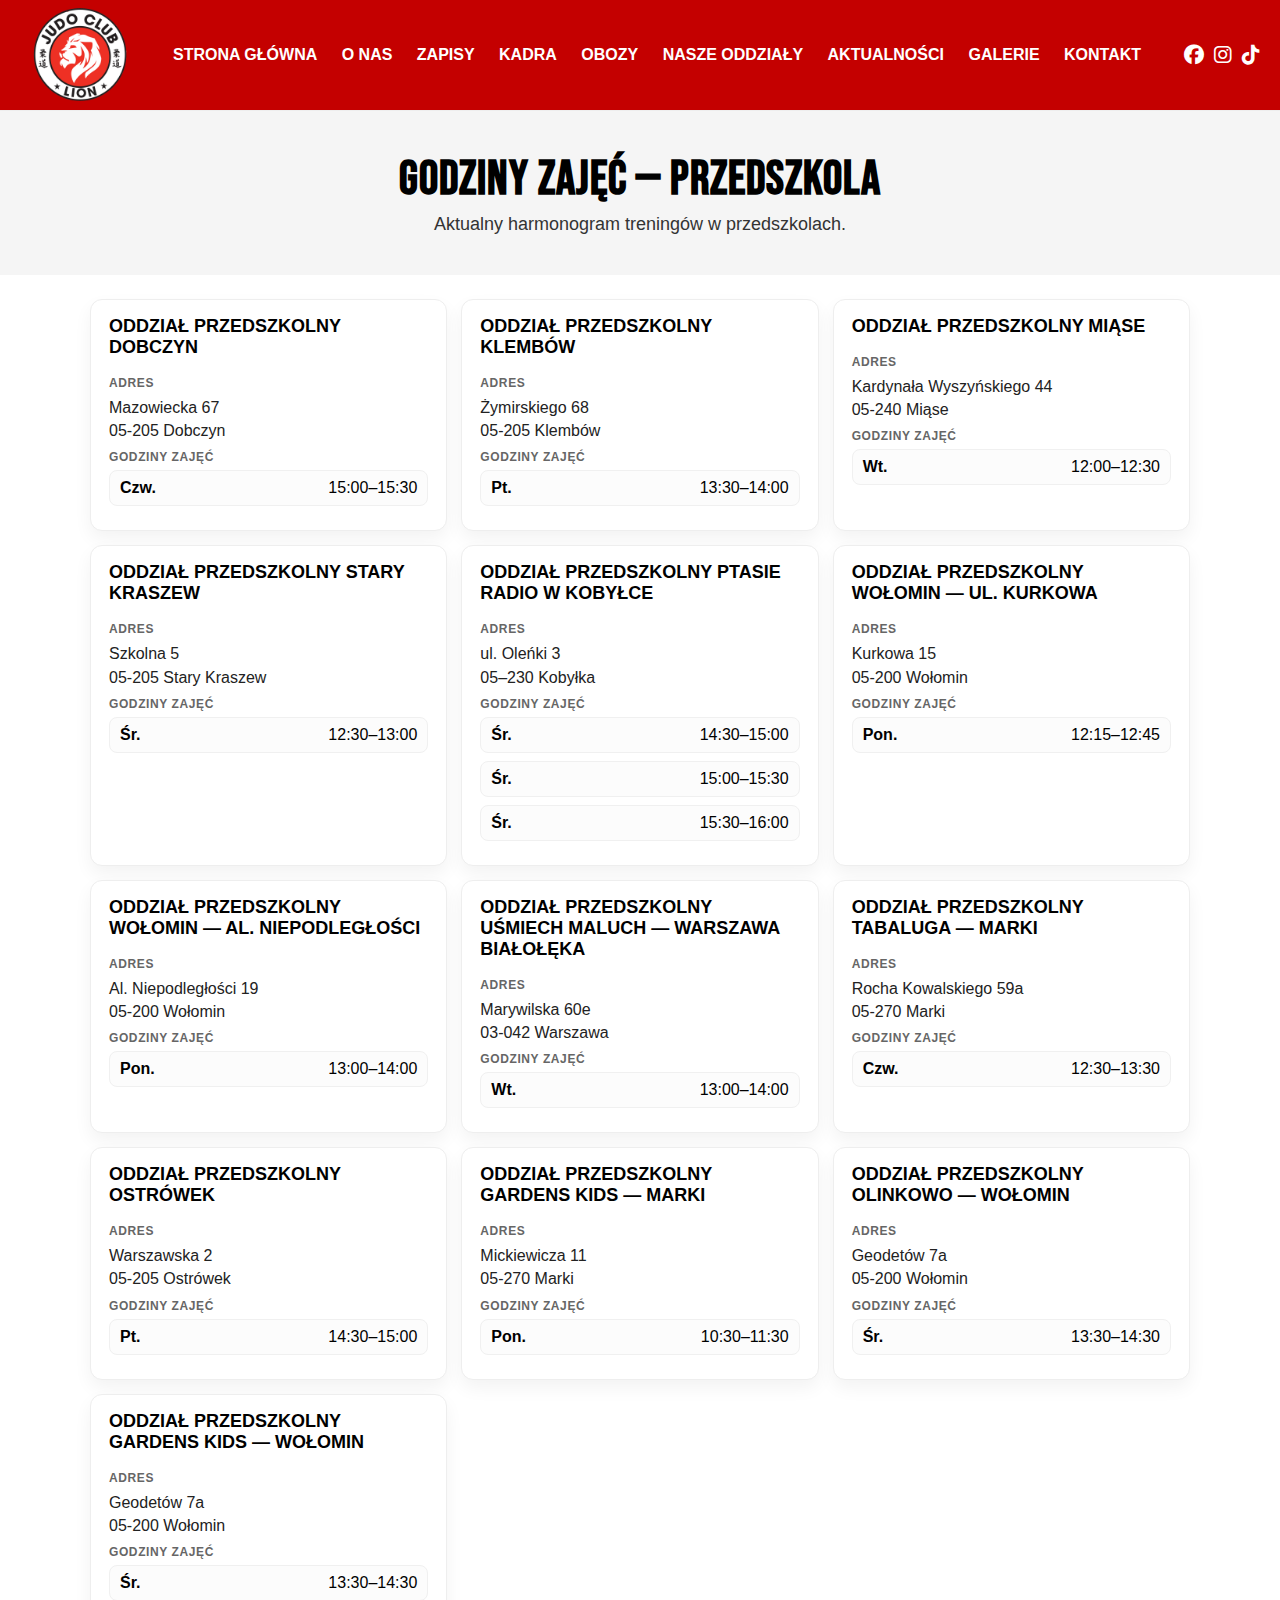
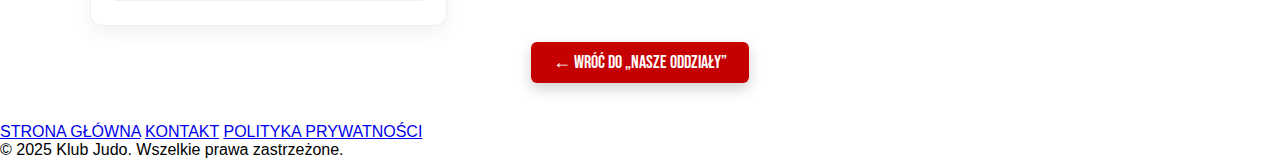
<file: zajecia-przedszkola.html>
<!DOCTYPE html>
<html lang="pl">
<head>
  <meta charset="UTF-8" />
  <meta name="viewport" content="width=device-width, initial-scale=1.0"/>
  <title>Godziny zajęć — Przedszkola | Lion Judo</title>

  <!-- Style globalne -->
  <link rel="stylesheet" href="styles.css">
  <!-- Style tej podstrony -->
  <link rel="stylesheet" href="styles-zajecia.css">

  <!-- Ikony / fonty jak na głównej -->
  <link rel="stylesheet" href="https://cdnjs.cloudflare.com/ajax/libs/font-awesome/6.5.2/css/all.min.css"/>

  <link rel="preconnect" href="https://fonts.googleapis.com">
  <link rel="preconnect" href="https://fonts.gstatic.com" crossorigin>
  
  <link href="https://fonts.googleapis.com/css2?family=Bebas+Neue&display=swap" rel="stylesheet">
  <link href="https://fonts.googleapis.com/css2?family=Oswald:wght@500&display=swap" rel="stylesheet">
  
</head>
<body>

  <!-- Pasek nawigacji (taki sam jak na głównej) -->
  <header id="navbar" class="navbar"> <!-- <------------------ TUTAJ ZASZŁA ZMIANA (dodano id="navbar") -->
    <div class="logo">
      <img src="img/logo.png" alt="Logo Klubu Judo">
    </div>
    <nav class="menu">
      <a href="index.html">STRONA GŁÓWNA</a>
      <a href="#">O NAS</a>
      <a href="#">ZAPISY</a>
      <a href="#">KADRA</a>
      <a href="#">OBOZY</a>
      <a href="#">NASZE ODDZIAŁY</a>
      <a href="#">AKTUALNOŚCI</a>
      <a href="#">GALERIE</a>
      <a href="#">KONTAKT</a>
    </nav>
    <div class="social-icons">
      <a href="https://www.facebook.com/profile.php?id=61551126623864&locale=pl_PL" target="_blank" aria-label="Facebook">
        <i class="fab fa-facebook"></i>
      </a>
      <a href="https://www.instagram.com/klub_lionjudo" target="_blank" aria-label="Instagram">
        <i class="fab fa-instagram"></i>
      </a>
      <a href="https://www.tiktok.com/@klublionjudo" target="_blank" aria-label="TikTok">
        <i class="fab fa-tiktok"></i>
      </a>
    </div>

    <!-- Przycisk rozwijania na środku dolnej krawędzi -->
    <button id="toggleNavbar" class="toggle-navbar" aria-label="Pokaż pasek">
      <i class="fas fa-chevron-down"></i>
    </button>
  </header>

  <main class="schedule-page">
    <section class="schedule-hero">
      <h1>Godziny zajęć — Przedszkola</h1>
      <p>Aktualny harmonogram treningów w przedszkolach.</p>
    </section>

    <section class="schedule-content">
      <div class="schedule-grid">
        <!-- DOBCZYN -->
        <article class="card">
          <h3>ODDZIAŁ PRZEDSZKOLNY DOBCZYN</h3>
          <div class="addr">
            <span class="label">ADRES</span>
            <p>Mazowiecka 67<br>05-205 Dobczyn</p>
          </div>
          <div class="times">
            <span class="label">GODZINY ZAJĘĆ</span>
            <ul>
              <li><span class="day">Czw.</span> <span class="hours">15:00–15:30</span></li>
            </ul>
          </div>
        </article>

        <!-- KLEMBÓW -->
        <article class="card">
          <h3>ODDZIAŁ PRZEDSZKOLNY KLEMBÓW</h3>
          <div class="addr">
            <span class="label">ADRES</span>
            <p>Żymirskiego 68<br>05-205 Klembów</p>
          </div>
          <div class="times">
            <span class="label">GODZINY ZAJĘĆ</span>
            <ul>
              <li><span class="day">Pt.</span> <span class="hours">13:30–14:00</span></li>
            </ul>
          </div>
        </article>

        <!-- MIĄSE -->
        <article class="card">
          <h3>ODDZIAŁ PRZEDSZKOLNY MIĄSE</h3>
          <div class="addr">
            <span class="label">ADRES</span>
            <p>Kardynała Wyszyńskiego 44<br>05-240 Miąse</p>
          </div>
          <div class="times">
            <span class="label">GODZINY ZAJĘĆ</span>
            <ul>
              <li><span class="day">Wt.</span> <span class="hours">12:00–12:30</span></li>
            </ul>
          </div>
        </article>

        <!-- STARY KRASZEW -->
        <article class="card">
          <h3>ODDZIAŁ PRZEDSZKOLNY STARY KRASZEW</h3>
          <div class="addr">
            <span class="label">ADRES</span>
            <p>Szkolna 5<br>05-205 Stary Kraszew</p>
          </div>
          <div class="times">
            <span class="label">GODZINY ZAJĘĆ</span>
            <ul>
              <li><span class="day">Śr.</span> <span class="hours">12:30–13:00</span></li>
            </ul>
          </div>
        </article>

        <!-- PTASIE RADIO KOBYŁKA -->
        <article class="card">
          <h3>ODDZIAŁ PRZEDSZKOLNY PTASIE RADIO W KOBYŁCE</h3>
          <div class="addr">
            <span class="label">ADRES</span>
            <p>ul. Oleńki 3<br>05–230 Kobyłka</p>
          </div>
          <div class="times">
            <span class="label">GODZINY ZAJĘĆ</span>
            <ul>
              <li><span class="day">Śr.</span> <span class="hours">14:30–15:00</span></li>
              <li><span class="day">Śr.</span> <span class="hours">15:00–15:30</span></li>
              <li><span class="day">Śr.</span> <span class="hours">15:30–16:00</span></li>
            </ul>
          </div>
        </article>

        <!-- WOŁOMIN KURKOWA -->
        <article class="card">
          <h3>ODDZIAŁ PRZEDSZKOLNY WOŁOMIN — UL. KURKOWA</h3>
          <div class="addr">
            <span class="label">ADRES</span>
            <p>Kurkowa 15<br>05-200 Wołomin</p>
          </div>
          <div class="times">
            <span class="label">GODZINY ZAJĘĆ</span>
            <ul>
              <li><span class="day">Pon.</span> <span class="hours">12:15–12:45</span></li>
            </ul>
          </div>
        </article>

        <!-- WOŁOMIN AL. NIEPODLEGŁOŚCI -->
        <article class="card">
          <h3>ODDZIAŁ PRZEDSZKOLNY WOŁOMIN — AL. NIEPODLEGŁOŚCI</h3>
          <div class="addr">
            <span class="label">ADRES</span>
            <p>Al. Niepodległości 19<br>05-200 Wołomin</p>
          </div>
          <div class="times">
            <span class="label">GODZINY ZAJĘĆ</span>
            <ul>
              <li><span class="day">Pon.</span> <span class="hours">13:00–14:00</span></li>
            </ul>
          </div>
        </article>

        <!-- UŚMIECH MALUCH BIAŁOŁĘKA -->
        <article class="card">
          <h3>ODDZIAŁ PRZEDSZKOLNY UŚMIECH MALUCH — WARSZAWA BIAŁOŁĘKA</h3>
          <div class="addr">
            <span class="label">ADRES</span>
            <p>Marywilska 60e<br>03-042 Warszawa</p>
          </div>
          <div class="times">
            <span class="label">GODZINY ZAJĘĆ</span>
            <ul>
              <li><span class="day">Wt.</span> <span class="hours">13:00–14:00</span></li>
            </ul>
          </div>
        </article>

        <!-- TABALUGA MARKI -->
        <article class="card">
          <h3>ODDZIAŁ PRZEDSZKOLNY TABALUGA — MARKI</h3>
          <div class="addr">
            <span class="label">ADRES</span>
            <p>Rocha Kowalskiego 59a<br>05-270 Marki</p>
          </div>
          <div class="times">
            <span class="label">GODZINY ZAJĘĆ</span>
            <ul>
              <li><span class="day">Czw.</span> <span class="hours">12:30–13:30</span></li>
            </ul>
          </div>
        </article>

        <!-- OSTRÓWEK -->
        <article class="card">
          <h3>ODDZIAŁ PRZEDSZKOLNY OSTRÓWEK</h3>
          <div class="addr">
            <span class="label">ADRES</span>
            <p>Warszawska 2<br>05-205 Ostrówek</p>
          </div>
          <div class="times">
            <span class="label">GODZINY ZAJĘĆ</span>
            <ul>
              <li><span class="day">Pt.</span> <span class="hours">14:30–15:00</span></li>
            </ul>
          </div>
        </article>

        <!-- GARDENS KIDS MARKI (Mickiewicza 11) -->
        <article class="card">
          <h3>ODDZIAŁ PRZEDSZKOLNY GARDENS KIDS — MARKI</h3>
          <div class="addr">
            <span class="label">ADRES</span>
            <p>Mickiewicza 11<br>05-270 Marki</p>
          </div>
          <div class="times">
            <span class="label">GODZINY ZAJĘĆ</span>
            <ul>
              <li><span class="day">Pon.</span> <span class="hours">10:30–11:30</span></li>
            </ul>
          </div>
        </article>

        <!-- Olinkowo Wołomin (Geodetów 7a) -->
        <article class="card">
          <h3>ODDZIAŁ PRZEDSZKOLNY OLINKOWO — WOŁOMIN</h3>
          <div class="addr">
            <span class="label">ADRES</span>
            <p>Geodetów 7a<br>05-200 Wołomin</p>
          </div>
          <div class="times">
            <span class="label">GODZINY ZAJĘĆ</span>
            <ul>
              <li><span class="day">Śr.</span> <span class="hours">13:30–14:30</span></li>
            </ul>
          </div>
        </article>

        <!-- Gardens Kids Wołomin (Geodetów 7a) -->
        <article class="card">
          <h3>ODDZIAŁ PRZEDSZKOLNY GARDENS KIDS — WOŁOMIN</h3>
          <div class="addr">
            <span class="label">ADRES</span>
            <p>Geodetów 7a<br>05-200 Wołomin</p>
          </div>
          <div class="times">
            <span class="label">GODZINY ZAJĘĆ</span>
            <ul>
              <li><span class="day">Śr.</span> <span class="hours">13:30–14:30</span></li>
            </ul>
          </div>
        </article>

      </div>

      <div class="schedule-cta">
        <a class="btn-primary" href="lokalizacja.html">← Wróć do „Nasze oddziały”</a>
      </div>
    </section>
  </main>

  <!-- Stopka -->
  <footer class="footer">
    <div class="footer-links">
      <a href="index.html">STRONA GŁÓWNA</a>
      <a href="kontakt.html">KONTAKT</a>
      <a href="polityka-prywatnosci.html">POLITYKA PRYWATNOŚCI</a>
    </div>
    <div class="footer-copy">
      &copy; 2025 Klub Judo. Wszelkie prawa zastrzeżone.
    </div>
  </footer>

  <!-- Skrypt zwijania paska -->
  <script src="script.js"></script>
</body>
</html>
</file>
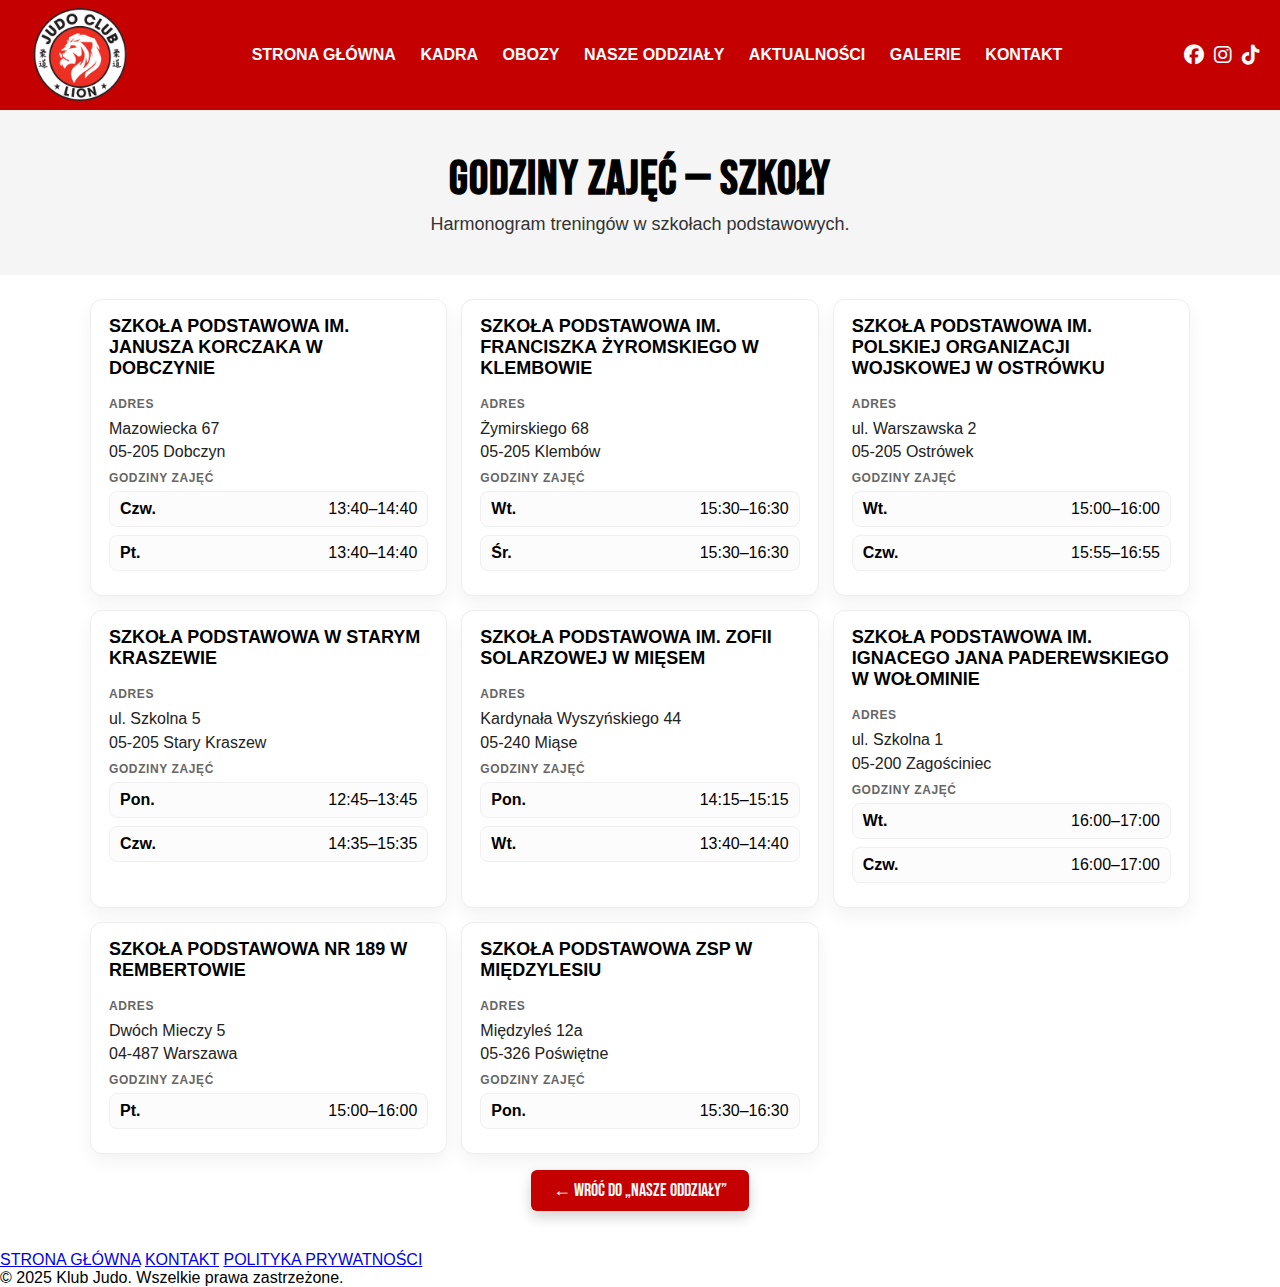
<file: zajecia-szkoly.html>
<!DOCTYPE html>
<html lang="pl">
<head>
  <meta charset="UTF-8" />
  <meta name="viewport" content="width=device-width, initial-scale=1.0"/>
  <title>Godziny zajęć — Szkoły | Lion Judo</title>

  <!-- Style globalne -->
  <link rel="stylesheet" href="styles.css">
  <!-- Style tej podstrony -->
  <link rel="stylesheet" href="styles-zajecia.css">

  <!-- Ikony / fonty jak na głównej -->
  <link rel="stylesheet" href="https://cdnjs.cloudflare.com/ajax/libs/font-awesome/6.5.2/css/all.min.css"/>

  <link rel="preconnect" href="https://fonts.googleapis.com">
  <link rel="preconnect" href="https://fonts.gstatic.com" crossorigin>
  
  <link href="https://fonts.googleapis.com/css2?family=Bebas+Neue&display=swap" rel="stylesheet">
  <link href="https://fonts.googleapis.com/css2?family=Oswald:wght@500&display=swap" rel="stylesheet">
</head>
<body>

  <!-- Pasek nawigacji (jak na głównej) -->
  <header id="navbar" class="navbar"> <!-- <------------------ TUTAJ ZASZŁA ZMIANA (dodano id="navbar") -->
    <div class="logo">
      <img src="img/logo.png" alt="Logo Klubu Judo">
    </div>
    <nav class="menu">
      <a href="index.html">STRONA GŁÓWNA</a>
      <a href="#">KADRA</a>
      <a href="#">OBOZY</a>
      <a href="#">NASZE ODDZIAŁY</a>
      <a href="#">AKTUALNOŚCI</a>
      <a href="#">GALERIE</a>
      <a href="#">KONTAKT</a>
    </nav>
    <div class="social-icons">
      <a href="https://www.facebook.com/profile.php?id=61551126623864&locale=pl_PL" target="_blank" aria-label="Facebook">
        <i class="fab fa-facebook"></i>
      </a>
      <a href="https://www.instagram.com/klub_lionjudo" target="_blank" aria-label="Instagram">
        <i class="fab fa-instagram"></i>
      </a>
      <a href="https://www.tiktok.com/@klublionjudo" target="_blank" aria-label="TikTok">
        <i class="fab fa-tiktok"></i>
      </a>
    </div>

    <!-- Przycisk rozwijania na środku dolnej krawędzi -->
    <button id="toggleNavbar" class="toggle-navbar" aria-label="Pokaż pasek">
      <i class="fas fa-chevron-down"></i>
    </button>
  </header>

  <main class="schedule-page">
    <section class="schedule-hero">
      <h1>Godziny zajęć — Szkoły</h1>
      <p>Harmonogram treningów w szkołach podstawowych.</p>
    </section>

    <section class="schedule-content">
      <div class="schedule-grid">

        <!-- DOBCZYN -->
        <article class="card">
          <h3>SZKOŁA PODSTAWOWA IM. JANUSZA KORCZAKA W DOBCZYNIE</h3>
          <div class="addr">
            <span class="label">ADRES</span>
            <p>Mazowiecka 67<br>05-205 Dobczyn</p>
          </div>
          <div class="times">
            <span class="label">GODZINY ZAJĘĆ</span>
            <ul>
              <li><span class="day">Czw.</span> <span class="hours">13:40–14:40</span></li>
              <li><span class="day">Pt.</span>  <span class="hours">13:40–14:40</span></li>
            </ul>
          </div>
        </article>

        <!-- KLEMBÓW -->
        <article class="card">
          <h3>SZKOŁA PODSTAWOWA IM. FRANCISZKA ŻYROMSKIEGO W KLEMBOWIE</h3>
          <div class="addr">
            <span class="label">ADRES</span>
            <p>Żymirskiego 68<br>05-205 Klembów</p>
          </div>
          <div class="times">
            <span class="label">GODZINY ZAJĘĆ</span>
            <ul>
              <li><span class="day">Wt.</span>  <span class="hours">15:30–16:30</span></li>
              <li><span class="day">Śr.</span>  <span class="hours">15:30–16:30</span></li>
            </ul>
          </div>
        </article>

        <!-- OSTRÓWEK -->
        <article class="card">
          <h3>SZKOŁA PODSTAWOWA IM. POLSKIEJ ORGANIZACJI WOJSKOWEJ W OSTRÓWKU</h3>
          <div class="addr">
            <span class="label">ADRES</span>
            <p>ul. Warszawska 2<br>05-205 Ostrówek</p>
          </div>
          <div class="times">
            <span class="label">GODZINY ZAJĘĆ</span>
            <ul>
              <li><span class="day">Wt.</span>  <span class="hours">15:00–16:00</span></li>
              <li><span class="day">Czw.</span> <span class="hours">15:55–16:55</span></li>
            </ul>
          </div>
        </article>

        <!-- STARY KRASZEW -->
        <article class="card">
          <h3>SZKOŁA PODSTAWOWA W STARYM KRASZEWIE</h3>
          <div class="addr">
            <span class="label">ADRES</span>
            <p>ul. Szkolna 5<br>05-205 Stary Kraszew</p>
          </div>
          <div class="times">
            <span class="label">GODZINY ZAJĘĆ</span>
            <ul>
              <li><span class="day">Pon.</span> <span class="hours">12:45–13:45</span></li>
              <li><span class="day">Czw.</span> <span class="hours">14:35–15:35</span></li>
            </ul>
          </div>
        </article>

        <!-- MIĄSE -->
        <article class="card">
          <h3>SZKOŁA PODSTAWOWA IM. ZOFII SOLARZOWEJ W MIĘSEM</h3>
          <div class="addr">
            <span class="label">ADRES</span>
            <p>Kardynała Wyszyńskiego 44<br>05-240 Miąse</p>
          </div>
          <div class="times">
            <span class="label">GODZINY ZAJĘĆ</span>
            <ul>
              <li><span class="day">Pon.</span> <span class="hours">14:15–15:15</span></li>
              <li><span class="day">Wt.</span>   <span class="hours">13:40–14:40</span></li>
            </ul>
          </div>
        </article>

        <!-- ZAGOŚCINIEC -->
        <article class="card">
          <h3>SZKOŁA PODSTAWOWA IM. IGNACEGO JANA PADEREWSKIEGO W WOŁOMINIE</h3>
          <div class="addr">
            <span class="label">ADRES</span>
            <p>ul. Szkolna 1<br>05-200 Zagościniec</p>
          </div>
          <div class="times">
            <span class="label">GODZINY ZAJĘĆ</span>
            <ul>
              <li><span class="day">Wt.</span>  <span class="hours">16:00–17:00</span></li>
              <li><span class="day">Czw.</span> <span class="hours">16:00–17:00</span></li>
            </ul>
          </div>
        </article>

        <!-- REMBERTÓW -->
        <article class="card">
          <h3>SZKOŁA PODSTAWOWA NR 189 W REMBERTOWIE</h3>
          <div class="addr">
            <span class="label">ADRES</span>
            <p>Dwóch Mieczy 5<br>04-487 Warszawa</p>
          </div>
          <div class="times">
            <span class="label">GODZINY ZAJĘĆ</span>
            <ul>
              <li><span class="day">Pt.</span> <span class="hours">15:00–16:00</span></li>
            </ul>
          </div>
        </article>

        <!-- MIĘDZYLESIE / POŚWIĘTNE -->
        <article class="card">
          <h3>SZKOŁA PODSTAWOWA ZSP W MIĘDZYLESIU</h3>
          <div class="addr">
            <span class="label">ADRES</span>
            <p>Międzyleś 12a<br>05-326 Poświętne</p>
          </div>
          <div class="times">
            <span class="label">GODZINY ZAJĘĆ</span>
            <ul>
              <li><span class="day">Pon.</span> <span class="hours">15:30–16:30</span></li>
            </ul>
          </div>
        </article>

      </div>

      <div class="schedule-cta">
        <a class="btn-primary" href="lokalizacja.html">← Wróć do „Nasze oddziały”</a>
      </div>
    </section>
  </main>

  <!-- Stopka -->
  <footer class="footer">
    <div class="footer-links">
      <a href="index.html">STRONA GŁÓWNA</a>
      <a href="kontakt.html">KONTAKT</a>
      <a href="polityka-prywatnosci.html">POLITYKA PRYWATNOŚCI</a>
    </div>
    <div class="footer-copy">
      &copy; 2025 Klub Judo. Wszelkie prawa zastrzeżone.
    </div>
  </footer>

  <!-- Skrypt zwijania paska -->
  <script src="script.js"></script>
</body>
</html>
</file>
<file: styles.css>
:root{
  /* <------------------ TUTAJ ZASZŁA ZMIANA: zdefiniowane zmienne */
  --nav-height: 110px; /* pełna wysokość paska */
  --peek: 24px;        /* ile ma zostać widoczne po zwinięciu */
}

* { box-sizing: border-box; }

body {
  margin: 0;
  font-family: Arial, sans-serif;

  /* <------------------ TUTAJ ZASZŁA ZMIANA: miejsce na fixed navbar */
  padding-top: var(--nav-height);
}

/* Pasek nawigacji */
.navbar {
  position: fixed; /* zamiast relative */
  top: 0;
  left: 0;
  right: 0;
  height: var(--nav-height, 100px); /* ustawiamy domyślną wysokość */
  background-color: #c40000;
  color: white;
  display: flex;
  justify-content: space-between;
  align-items: center;
  padding: 10px 20px;
  z-index: 1000;
  transition: transform .25s ease;
}

/* <------------------ TUTAJ ZASZŁA ZMIANA: faktyczne "zwinięcie" paska */
.navbar.hidden {
  transform: translateY(calc(-100% + var(--peek)));
}

/* Logo po lewej */
.logo img {
  height: 100px;
  width: auto;
  display: block;
  margin-left: 10px;
  transition: height .25s ease;
}

/* Menu po prawej */
.menu a {
  color: white;
  text-decoration: none;
  margin-left: 20px;
  font-weight: bold;
}
.menu a:hover { text-decoration: underline; }

/* Ikony social media */
.social-icons {
  display: flex;
  align-items: center;
  gap: 10px;
  margin-left: 20px;
}
.social-icons a {
  color: white;
  font-size: 20px;
  transition: color 0.3s ease;
}
.social-icons a:hover { color: #ffcc00; }

/* <------------------ TUTAJ ZASZŁA ZMIANA: przycisk na środku dolnej krawędzi paska */
.toggle-navbar {
  position: absolute;
  left: 50%;
  bottom: -18px;                 /* wystaje pod paskiem, więc zawsze widać */
  transform: translateX(-50%);
  background-color: #c40000;
  border: none;
  color: white;
  font-size: 18px;
  width: 36px;
  height: 36px;
  border-radius: 50%;
  cursor: pointer;
  box-shadow: 0 6px 14px rgba(0,0,0,0.25);
  z-index: 1100;
  display: inline-grid;
  place-items: center;
}
.toggle-navbar:hover { background-color: #a30000; }

/* Hero sekcja */
.hero-image {
  position: relative;
  width: 100%;
  height: 700px;
  overflow: hidden;
  margin-top: 0; /* upewniamy się, że nie ma odstępu */
}

.hero-image::after {
  content: "";
  position: absolute;
  inset: 0;
  background: rgba(0,0,0,0.45);
  z-index: 0;
}
.hero-image img {
  width: 100%;
  height: 100%;
  object-fit: cover;
  display: block;
}
.hero-text {
  position: absolute;
  top: 50%;
  left: 50%;
  transform: translate(-50%, -50%);
  z-index: 1;
  text-align: center;
  color: #ffffff;
  text-shadow: 2px 2px 8px rgba(0,0,0,0.7);
  background: rgba(0,0,0,0.25);
  padding: 20px 24px;
  border-radius: 8px;
}

/* Wspólna czcionka Bebas Neue dla nagłówka, opisu i przycisku */
.hero-text h1,
.hero-text p,
.btn-join {
  font-family: 'Bebas Neue', Arial, sans-serif;
}

/* Nagłówek hero */
.hero-text h1 {
  font-size: 64px;
  line-height: 1.05;
  margin-bottom: 10px;
  -webkit-text-stroke: 1px rgba(0,0,0,0.6);
  paint-order: stroke fill;
}

/* Opis hero */
.hero-text p {
  font-size: 28px;
  margin-bottom: 20px;
  -webkit-text-stroke: 0.4px rgba(0,0,0,0.6);
  paint-order: stroke fill;
}

/* Przycisk hero */
.btn-join {
  display: inline-block;
  padding: 12px 24px;
  font-size: 22px;
  color: white;
  background-color: #c40000;
  text-decoration: none;
  border-radius: 6px;
  transition: background-color 0.3s ease, transform 0.12s ease;
  box-shadow: 0 8px 18px rgba(0,0,0,0.35);
}
.btn-join:hover {
  background-color: #a30000;
  transform: translateY(-1px);
}

/* Sekcja „O NASZYM KLUBIE” */
.about {
  background: #ffffff;
  color: #111;
  padding: 60px 20px;
  border-top: 1px solid #eee;
}
.about__inner {
  width: min(1100px, 92vw);
  margin: 0 auto;
  display: grid;
  grid-template-columns: 1.2fr 0.8fr;
  gap: 32px;
  align-items: center;
}
.about__content h2 {
  font-family: 'Bebas Neue', Arial, sans-serif;
  font-size: 40px;
  line-height: 1;
  margin: 0 0 8px 0;
  letter-spacing: 1px;
  text-transform: uppercase;
}
.about__content h3 {
  font-size: 20px;
  margin: 0 0 18px 0;
  color: #444;
  font-weight: 700;
}
.about__content p {
  font-size: 18px;
  line-height: 1.6;
  margin: 0;
  color: #222;
}
.about__media { display: flex; justify-content: center; }
.about__media img {
  max-width: 260px;
  width: 100%;
  height: auto;
  display: block;
}

/* RWD */
@media (max-width: 900px) {
  .about__inner { grid-template-columns: 1fr; text-align: center; }
  .about__media { margin-top: 20px; }
}

.btn-more {
  display: inline-block;
  margin-top: 20px;
  padding: 10px 22px;
  font-size: 18px;
  font-family: 'Bebas Neue', Arial, sans-serif;
  color: white;
  background-color: #c40000;
  text-decoration: none;
  border-radius: 6px;
  transition: background-color 0.3s ease, transform 0.12s ease;
  box-shadow: 0 6px 14px rgba(0,0,0,0.25);
}
.btn-more:hover { background-color: #a30000; transform: translateY(-1px); }

.hidden {
  transform: translateY(-100%);
  transition: transform 0.3s ease;
}

.stats {
  background-color: #f5f5f5; /* jasnoszare tło */
  color: #111;
  display: flex;
  justify-content: center;
  align-items: center;
  padding: 35px 10px;
  text-align: center;
  gap: 70px; /* trochę większy odstęp niż w poprzedniej wersji */
}

.stats__item {
  display: flex;
  align-items: center;
  gap: 15px; /* odstęp między zdjęciem a tekstem */
}

.stats__item img {
  width: 100px; /* większe zdjęcia */
  height: 100px;
  object-fit: contain;
}

.stats__item h3 {
  font-size: 44px;
  margin: 0;
  font-family: 'Bebas Neue', Arial, sans-serif;
}

.stats__item p {
  margin: 0;
  font-size: 20px;
}

/* Mobile */
@media (max-width: 768px) {
  .stats {
    flex-direction: column;
    gap: 25px;
  }
}
</file>
<file: styles-onas.css>
/* Hero */
.about-hero {
  position: relative;
  height: 420px;
  width: 100%;
  overflow: hidden;
  border-top: none; /* albo usuń tę linię całkiem */
}
  .about-hero img {
    width: 100%;
    height: 100%;
    object-fit: cover;
    display: block;
  }
  .about-hero__overlay {
    position: absolute;
    inset: 0;
    background: rgba(0,0,0,.45);
  }
  .about-hero__text {
    position: absolute;
    inset: 0;
    display: grid;
    place-items: center;
    text-align: center;
    padding: 0 16px;
    color: #fff;
    text-shadow: 2px 2px 8px rgba(0,0,0,.6);
  }
  .about-hero__text h1 {
    font-family: 'Bebas Neue', Arial, sans-serif;
    font-size: 56px;
    letter-spacing: 1px;
    text-transform: uppercase;
    line-height: 1;
    margin: 0 0 6px 0;
  }
  .about-hero__text p {
    margin: 0;
    font-size: 18px;
  }
  
  /* Treść */
  .about-content {
    background: #fff;
    padding: 36px 0 48px;
  }
  .container {
    width: min(1100px, 92vw);
    margin: 0 auto;
  }
  .about-block + .about-block {
    margin-top: 18px;
  }
  .about-block h2 {
    font-family: 'Bebas Neue', Arial, sans-serif;
    font-size: 36px;
    text-transform: uppercase;
    letter-spacing: .8px;
    margin: 0 0 8px 0;
  }
  .about-block p {
    margin: 0;
    font-size: 18px;
    line-height: 1.6;
    color: #222;
  }
  .about-list {
    margin: 0;
    padding-left: 18px;
    color: #222;
    font-size: 18px;
    line-height: 1.6;
  }
  .about-list li { margin: 4px 0; }
  .link-inline {
    color: #c40000;
    font-weight: 700;
    text-decoration: none;
  }
  .link-inline:hover { text-decoration: underline; }
  
  /* RWD */
  @media (max-width: 640px) {
    .about-hero { height: 360px; }
    .about-hero__text h1 { font-size: 44px; }
  }

  /* Siatka 2 kolumny (spada do 1 na mobile) */
.about-content { background: #f5f5f5; padding: 36px 0 48px; } /* delikatny kontrast */
.about-grid {
  display: grid;
  grid-template-columns: repeat(2, minmax(0, 1fr));
  gap: 18px;
}

/* Karty */
.about-card {
  background: #fff;
  border: 1px solid #eee;
  border-radius: 12px;
  padding: 18px 20px;
  box-shadow: 0 8px 18px rgba(0,0,0,.05);
  display: flex;
  flex-direction: column;
  gap: 10px;
  min-height: 100%; /* równe wizualnie */
}

.about-card h2 {
  font-family: 'Bebas Neue', Arial, sans-serif;
  font-size: 36px;
  text-transform: uppercase;
  letter-spacing: .8px;
  margin: 0;
}

.about-card p,
.about-card .about-list {
  font-size: 18px;
  line-height: 1.6;
  color: #222;
  margin: 0;
}

/* RWD */
@media (max-width: 900px) {
  .about-grid { grid-template-columns: 1fr; }
}
</file>
<file: trenerzy.css>
/* Tytuł strony – taki jak "o naszym klubie" i na środku */
.coaches-title {
  font-family: 'Bebas Neue', Arial, sans-serif;
  font-size: 40px;
  line-height: 1;
  letter-spacing: 1px;
  text-transform: uppercase;
  text-align: center;
  margin: 30px 0;
  color: #111;
}

/* Siatka kart (przygotowane pod 5 trenerów) */
.coaches-grid {
  width: min(1100px, 92vw);
  margin: 10px auto 50px;
  display: grid;
  grid-template-columns: repeat(3, minmax(0,1fr));
  gap: 18px;
}
@media (max-width: 980px) { .coaches-grid { grid-template-columns: repeat(2, minmax(0,1fr)); } }
@media (max-width: 640px) { .coaches-grid { grid-template-columns: 1fr; } }

/* Karta trenera */
.coach-card {
  background: #fff;
  border: 1px solid #eee;
  border-radius: 14px;
  overflow: hidden;
  box-shadow: 0 8px 18px rgba(0,0,0,.06);
  transition: transform .12s ease, box-shadow .2s ease;
  display: grid;
  grid-template-rows: auto 1fr;
}
.coach-card:hover { transform: translateY(-2px); box-shadow: 0 12px 28px rgba(0,0,0,.08); }

/* Zdjęcie */
.coach-photo { position: relative; aspect-ratio: 4/3; overflow: hidden; }

.coach-photo img {
  width: 100%;
  height: 100%;
  object-fit: contain; /* całe zdjęcie, nie obcina */
  background: #f5f5f5; /* tło w wolnych miejscach */
}

.coach-card:hover .coach-photo img { transform: scale(1.04); }

/* Treść i typografia spójna z main */
.coach-content { padding: 14px 16px 18px; display: flex; flex-direction: column; gap: 8px; }
.coach-name {
  font-family: 'Bebas Neue', Arial, sans-serif;
  font-size: 28px;
  letter-spacing: 1px;
  color: #c40000;
  margin: 0;
}
.coach-role {
  font-family: 'Oswald', Arial, sans-serif;
  font-size: 18px;
  color: #555;
  font-weight: 600;
  margin: 0 0 4px;
}
.coach-bio {
  font-family: Arial, sans-serif;
  font-size: 15.5px;
  line-height: 1.6;
  color: #222;
  margin: 0;
}



/* --- Kursor i efekt na kartach klikalnych --- */
.coach-card { cursor: pointer; }
.coach-card:active { transform: translateY(0); }

/* --- MODAL (native <dialog>) --- */
.coach-modal {
  border: none;
  padding: 0;
  width: min(720px, 92vw);
  border-radius: 16px;
  overflow: hidden;
  box-shadow: 0 24px 64px rgba(0,0,0,.35);
}

/* backdrop półprzezroczysty */
.coach-modal::backdrop {
  background: rgba(0,0,0,.55);
}

/* header modalowy */
.coach-modal__header {
  display: grid;
  grid-template-columns: 120px 1fr;
  gap: 16px;
  align-items: center;
  padding: 16px 18px 12px;
  background: #f7f7f7;
  border-bottom: 1px solid #eee;
}
.coach-modal__header img {
  width: 120px; height: 90px;
  object-fit: cover; object-position: top center; /* głowa w kadrze */
  border-radius: 10px;
}

/* tytuł + rola (spójne z main) */
.coach-modal__header h3 {
  margin: 0 0 4px;
  font-family: 'Bebas Neue', Arial, sans-serif;
  font-size: 32px;
  letter-spacing: 1px;
  color: #c40000;
}
.modal-role {
  margin: 0;
  font-family: 'Oswald', Arial, sans-serif;
  font-size: 18px;
  color: #555;
  font-weight: 600;
}

/* body modalowe */
.coach-modal__body {
  padding: 16px 18px 18px;
}
.coach-modal__body h4 {
  margin: 14px 0 6px;
  font-family: 'Bebas Neue', Arial, sans-serif;
  font-size: 24px;
  letter-spacing: .5px;
}
.coach-modal__body p, .coach-modal__body li {
  font-family: Arial, sans-serif;
  font-size: 16px;
  line-height: 1.6;
  color: #222;
}
.modal-list {
  margin: 0; padding-left: 18px;
}
.modal-list li { margin: 4px 0; }

/* przycisk zamykania */
.modal-close {
  position: absolute;
  top: 8px; right: 10px;
  width: 36px; height: 36px;
  border: none; border-radius: 50%;
  background: #fff;
  box-shadow: 0 6px 14px rgba(0,0,0,.15);
  color: #333;
  font-size: 22px;
  cursor: pointer;
}
.modal-close:hover { background: #f0f0f0; }
</file>
<file: styles-zajecia.css>
/* ====== HERO ====== */
.schedule-hero {
    background: #f5f5f5;
    padding: 40px 20px;
    text-align: center;
    border-top: 1px solid #eee;
  }
  .schedule-hero h1 {
    font-family: 'Bebas Neue', Arial, sans-serif;
    font-size: 48px;
    margin: 0 0 6px 0;
    letter-spacing: 1px;
    text-transform: uppercase;
  }
  .schedule-hero p {
    margin: 0;
    font-size: 18px;
    color: #333;
  }
  
  /* ====== GRID ====== */
  .schedule-content {
    width: min(1100px, 92vw);
    margin: 24px auto 40px;
  }
  .schedule-grid {
    display: grid;
    grid-template-columns: repeat(3, 1fr);
    gap: 14px;
  }
  @media (max-width: 1100px) {
    .schedule-grid { grid-template-columns: repeat(2, 1fr); }
  }
  @media (max-width: 640px) {
    .schedule-grid { grid-template-columns: 1fr; }
  }
  
  /* ====== KARTA ====== */
  .card {
    background: #fff;
    border: 1px solid #eee;
    border-radius: 12px;
    padding: 16px 18px;
    box-shadow: 0 8px 18px rgba(0,0,0,.05);
  }
  .card h3 {
    margin: 0 0 10px 0;
    font-size: 18px;
    font-weight: 800;
    text-transform: uppercase;
  }
  .label {
    display: inline-block;
    margin: 8px 0 6px;
    font-size: 12px;
    font-weight: 700;
    letter-spacing: .6px;
    color: #666;
  }
  .addr p {
    margin: 0;
    color: #222;
    line-height: 1.45;
  }
  
  .times ul {
    list-style: none;
    margin: 0;
    padding: 0;
  }
  .times li {
    display: flex;
    justify-content: space-between;
    padding: 8px 10px;
    border: 1px solid #f0f0f0;
    border-radius: 8px;
    margin-bottom: 8px;
    background: #fcfcfc;
  }
  .times .day {
    font-weight: 800;
  }
  .times .hours {
    font-variant-numeric: tabular-nums;
  }
  
  /* ====== CTA ====== */
  .schedule-cta {
    text-align: center;
    margin-top: 16px;
  }
  .btn-primary {
    display: inline-block;
    padding: 10px 22px;
    font-family: 'Bebas Neue', Arial, sans-serif;
    font-size: 18px;
    color: #fff;
    background: #c40000;
    border-radius: 6px;
    text-decoration: none;
    box-shadow: 0 6px 14px rgba(0,0,0,.18);
    transition: background .2s ease, transform .12s ease;
  }
  .btn-primary:hover { background: #a30000; transform: translateY(-1px); }
</file>
